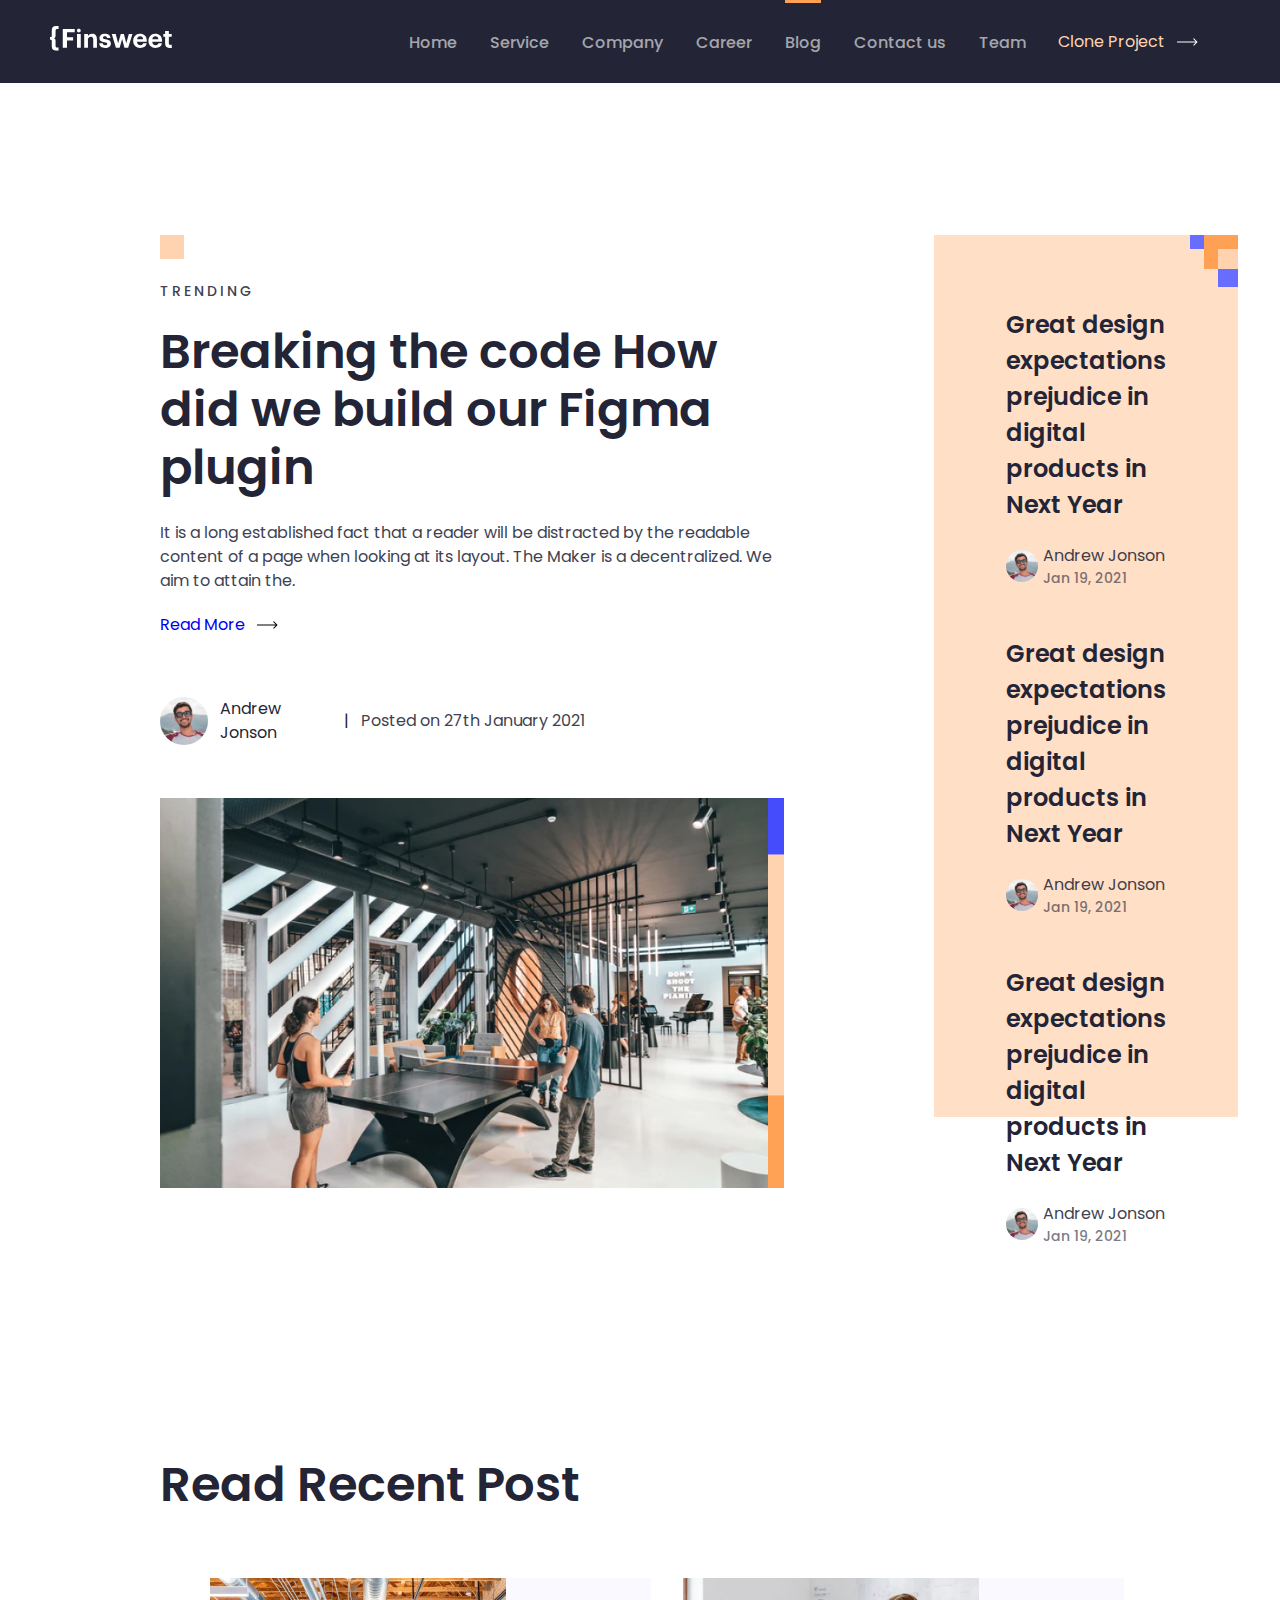
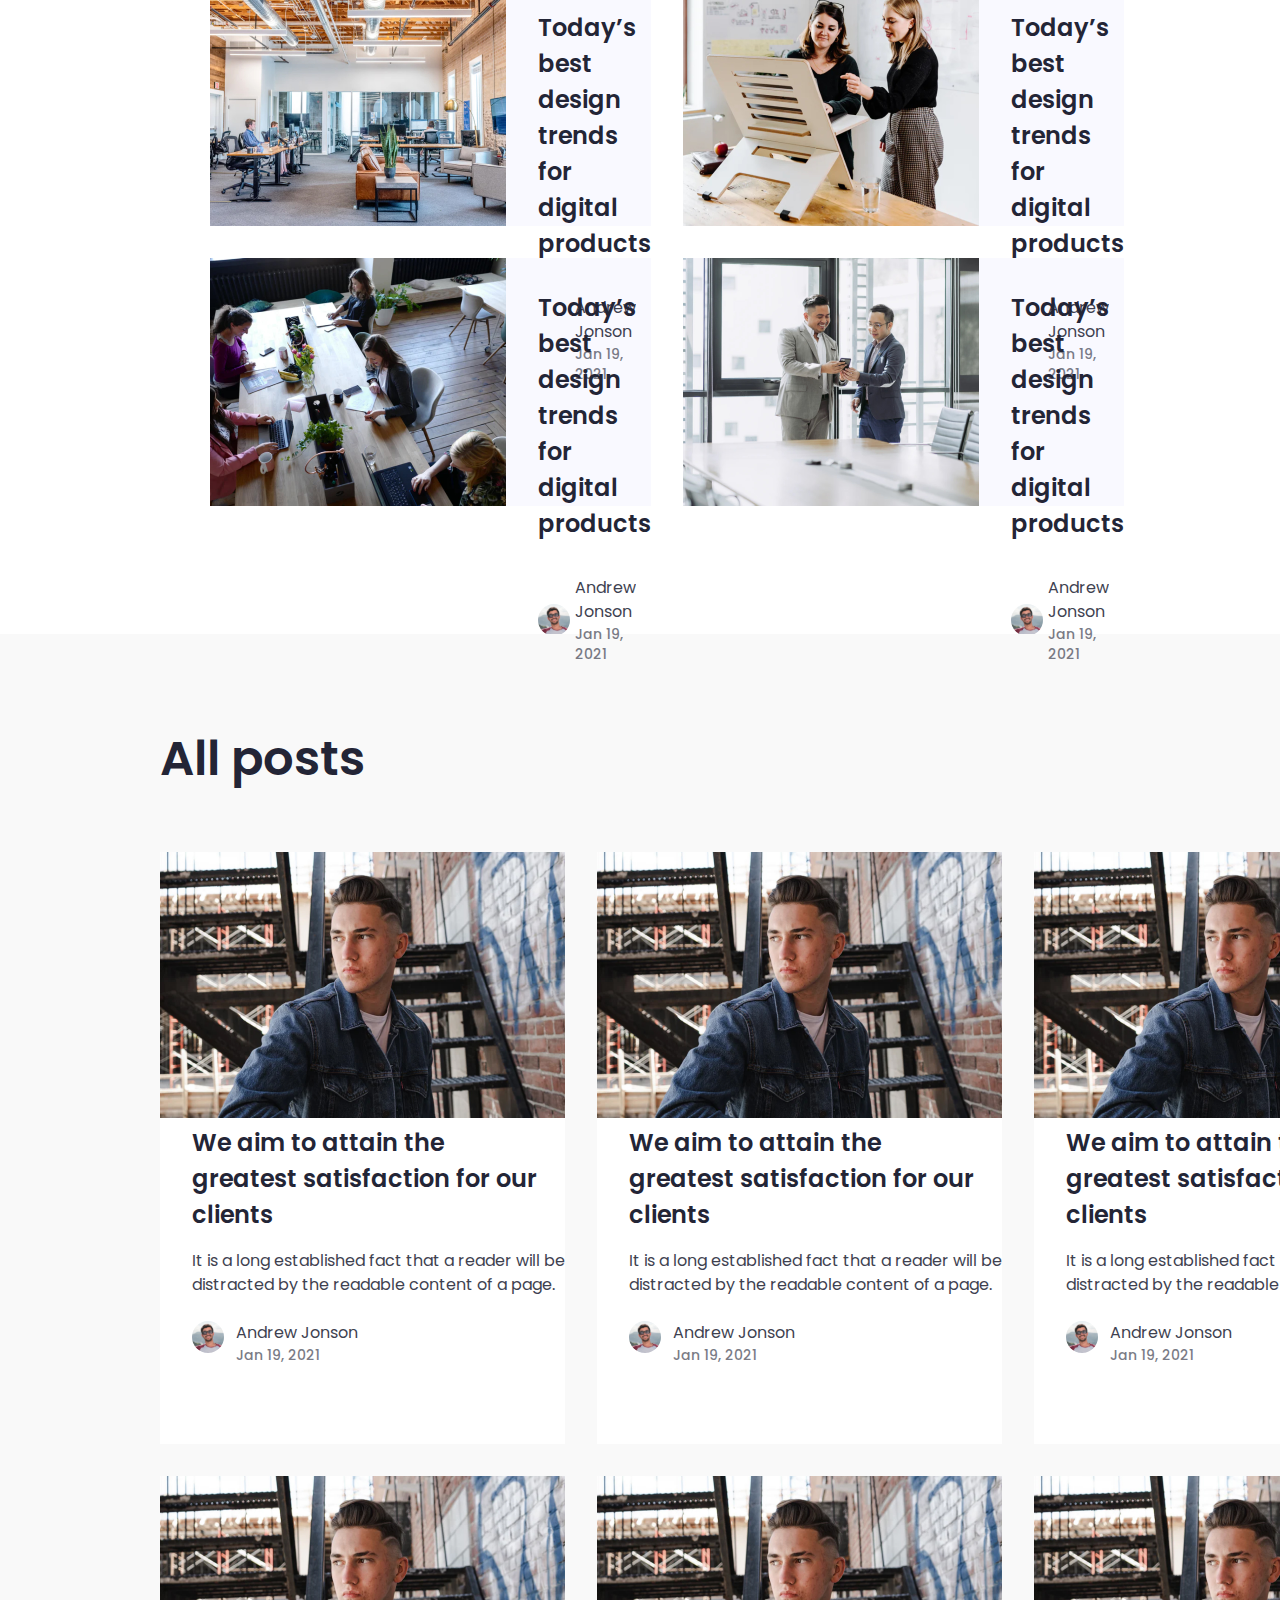
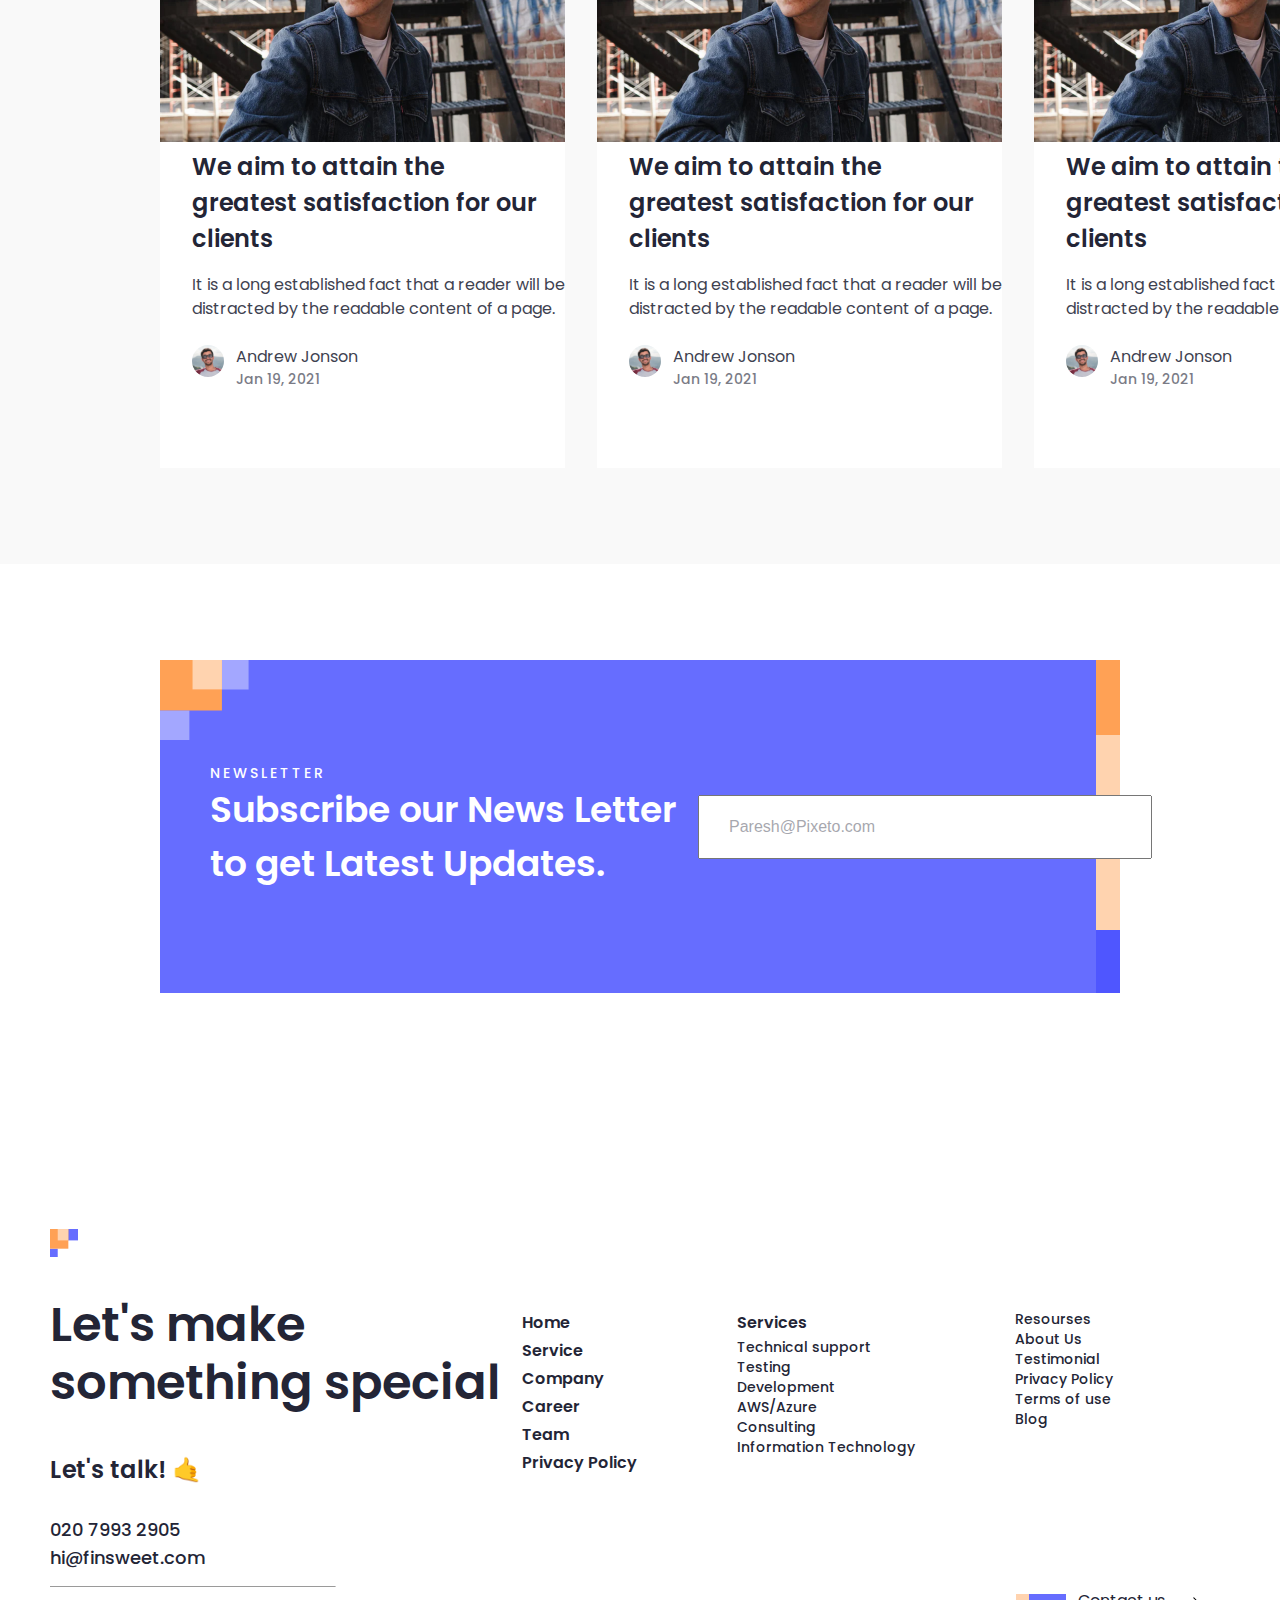
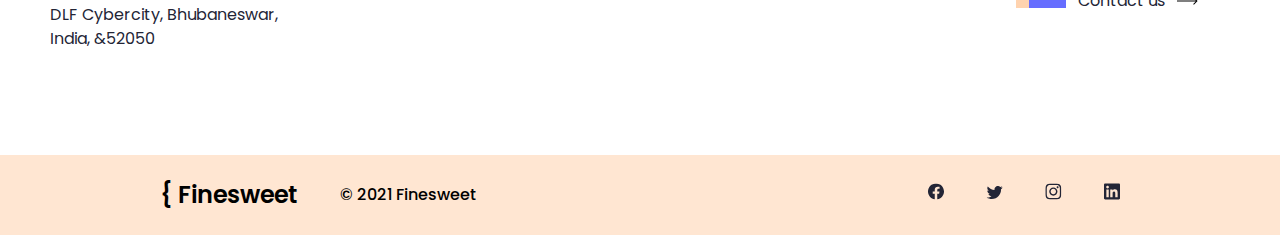
<file: pages/blog/blog.html>
<!DOCTYPE html>
<html lang="en">
  <head>
    <meta charset="UTF-8" />
    <meta name="viewport" content="width=device-width, initial-scale=1.0" />
    <title>Finesweet | Blog</title>
    <!-- ICON -->
    <link
      rel="shortcut icon"
      href="../../images/blog.ico"
      type="image/x-icon"
    />

    <!-- STYLE -->
    <link rel="stylesheet" href="./blog.css" />
  </head>
  <body>
    <!-- HEADER START -->
    <header class="header">
      <div class="header-container container">
        <!-- LOGO -->
        <a class="site-logo" href="../../index.html">
          <img
            class="site-logo-image"
            src="../../images/header-logo1.svg"
            alt=""
            style="width: 122; height: 25"
          />
        </a>
        <!-- NAV -->
        <nav class="sitenav">
          <ul class="sitenav-list">
            <li class="sitenav-item">
              <a class="sitenav-link" href="../../index.html">Home</a>
            </li>
            <li class="sitenav-item">
              <a class="sitenav-link" href="../services/services.html"
                >Service</a
              >
            </li>
            <li class="sitenav-item">
              <a class="sitenav-link" href="../company/company.html">Company</a>
            </li>
            <li class="sitenav-item">
              <a class="sitenav-link" href="../career/career.html ">Career</a>
            </li>
            <li class="sitenav-item">
              <a class="sitenav-link" id="active" href="./blog.html">Blog</a>
            </li>
            <li class="sitenav-item">
              <a class="sitenav-link" href="../contact/contact.html"
                >Contact us</a
              >
            </li>
            <li class="sitenav-item">
              <a class="sitenav-link" href="../team/team.html">Team</a>
            </li>
          </ul>
        </nav>
        <!-- NAV END -->

        <!-- HEADER BUTTON  -->
        <a class="btn header-btn" href="">
          <span>Clone Project</span>
          <img src="../../images/header-row-btn-white.svg" alt="" />
        </a>
      </div>
    </header>

    <!-- MAIN START -->
    <main class="main">
      <section class="sec1">
        <div class="blog-left">
          <img
            width="24"
            height="24"
            src="../../images2/blog-head-logo.svg"
            alt="Blog Logo"
          />
          <span class="tren">TRENDING</span>
          <h3>Breaking the code How did we build our Figma plugin</h3>
          <p>
            It is a long established fact that a reader will be distracted by
            the readable content of a page when looking at its layout. The Maker
            is a decentralized. We aim to attain the.
          </p>
          <a style="margin-left: -32px;" class="btn" href="./blog-inner/blog-inner.html">
            <span>Read More</span>
            <img src="../../images/btn-row.svg" alt="" />
          </a>
          <div class="team-malumot">
            <img src="../../images/image3.svg" alt="" />
            <span>Andrew Jonson</span> |
            <p>Posted on 27th January 2021</p>
          </div>
          <img
            width="624"
            height="390"
            src="../../images2/blog-big-img.jpg"
            alt=""
          />
        </div>

        <div class="blog-right">
          <p>
            Great design expectations prejudice in digital products in Next Year
          </p>
          <div class="malumot">
            <img width="32" height="32" src="../../images/image3.svg" alt="" />
            <div class="malumotlar">
              <span>Andrew Jonson</span>
              <p class="timee">Jan 19, 2021</p>
            </div>
          </div>

          <p style="margin-top: 48px">
            Great design expectations prejudice in digital products in Next Year
          </p>
          <div class="malumot">
            <img width="32" height="32" src="../../images/image3.svg" alt="" />
            <div class="malumotlar">
              <span>Andrew Jonson</span>
              <p class="timee">Jan 19, 2021</p>
            </div>
          </div>

          <p style="margin-top: 48px">
            Great design expectations prejudice in digital products in Next Year
          </p>
          <div class="malumot">
            <img width="32" height="32" src="../../images/image3.svg" alt="" />
            <div class="malumotlar">
              <span>Andrew Jonson</span>
              <p class="timee">Jan 19, 2021</p>
            </div>
          </div>
        </div>
      </section>

      <section class="sec2">
        <h3>Read Recent Post</h3>
        <div class="container sec2-container">
          <div class="contentlar">
            <div class="contents">
              <img
                width="296"
                height="248"
                src="../../images2/blog-image1.jpg"
                alt=""
              />
              <div class="information">
                <span class="infor"
                  >Today’s best design trends for digital products</span
                >
                <div class="img-information">
                  <img
                    width="32"
                    height="32"
                    src="../../images/image3.svg"
                    alt=""
                  />
                  <div class="informat">
                    <p>Andrew Jonson</p>
                    <span>Jan 19, 2021</span>
                  </div>
                </div>
              </div>
            </div>

            <div class="contents">
              <img
                width="296"
                height="248"
                src="../../images2/blog-image2.jpg"
                alt=""
              />
              <div class="information">
                <span class="infor"
                  >Today’s best design trends for digital products</span
                >
                <div class="img-information">
                  <img
                    width="32"
                    height="32"
                    src="../../images/image3.svg"
                    alt=""
                  />
                  <div class="informat">
                    <p>Andrew Jonson</p>
                    <span>Jan 19, 2021</span>
                  </div>
                </div>
              </div>
            </div>
          </div>
          <div class="div">
            <div class="contents">
              <img
                width="296"
                height="248"
                src="../../images2/blog-image3.jpg"
                alt=""
              />
              <div class="information">
                <span class="infor"
                  >Today’s best design trends for digital products</span
                >
                <div class="img-information">
                  <img
                    width="32"
                    height="32"
                    src="../../images/image3.svg"
                    alt=""
                  />
                  <div class="informat">
                    <p>Andrew Jonson</p>
                    <span>Jan 19, 2021</span>
                  </div>
                </div>
              </div>
            </div>

            <div class="contents">
              <img
                width="296"
                height="248"
                src="../../images2/blog-image4.jpg"
                alt=""
              />
              <div class="information">
                <span class="infor"
                  >Today’s best design trends for digital products</span
                >
                <div class="img-information">
                  <img
                    width="32"
                    height="32"
                    src="../../images/image3.svg"
                    alt=""
                  />
                  <div class="informat">
                    <p>Andrew Jonson</p>
                    <span>Jan 19, 2021</span>
                  </div>
                </div>
              </div>
            </div>
          </div>
        </div>
      </section>

      <section class="blog-3">
        <h2>All posts</h2>

        <div class="devoloper">
          <div class="blog-posts">
            <img
              style="margin-left: -32px"
              width="405"
              height="266"
              src="../../images2/blog-posts-img.jpg"
              alt=""
            />
            <span class="blog-aim">
              We aim to attain the <br />
              greatest satisfaction for our <br />
              clients
            </span>
            <p class="maa">
              It is a long established fact that a reader will be distracted by
              the readable content of a page.
            </p>
            <div class="malumot">
              <img
                width="32"
                height="32"
                src="../../images/image3.svg"
                alt=""
              />
              <div class="timese">
                <span class="times">Andrew Jonson</span>
                <p class="time">Jan 19, 2021</p>
              </div>
            </div>
          </div>

          <div class="blog-posts">
            <img
              style="margin-left: -32px"
              width="405"
              height="266"
              src="../../images2/blog-posts-img.jpg"
              alt=""
            />
            <span class="blog-aim">
              We aim to attain the <br />
              greatest satisfaction for our <br />
              clients
            </span>
            <p class="maa">
              It is a long established fact that a reader will be distracted by
              the readable content of a page.
            </p>
            <div class="malumot">
              <img
                width="32"
                height="32"
                src="../../images/image3.svg"
                alt=""
              />
              <div class="timese">
                <span class="times">Andrew Jonson</span>
                <p class="time">Jan 19, 2021</p>
              </div>
            </div>
          </div>

          <div class="blog-posts">
            <img
              style="margin-left: -32px"
              width="405"
              height="266"
              src="../../images2/blog-posts-img.jpg"
              alt=""
            />
            <span class="blog-aim">
              We aim to attain the <br />
              greatest satisfaction for our <br />
              clients
            </span>
            <p class="maa">
              It is a long established fact that a reader will be distracted by
              the readable content of a page.
            </p>
            <div class="malumot">
              <img
                width="32"
                height="32"
                src="../../images/image3.svg"
                alt=""
              />
              <div class="timese">
                <span class="times">Andrew Jonson</span>
                <p class="time">Jan 19, 2021</p>
              </div>
            </div>
          </div>
        </div>
        <div class="the-dev">
          <div class="blog-posts">
            <img
              style="margin-left: -32px"
              width="405"
              height="266"
              src="../../images2/blog-posts-img.jpg"
              alt=""
            />
            <span class="blog-aim">
              We aim to attain the <br />
              greatest satisfaction for our <br />
              clients
            </span>
            <p class="maa">
              It is a long established fact that a reader will be distracted by
              the readable content of a page.
            </p>
            <div class="malumot">
              <img
                width="32"
                height="32"
                src="../../images/image3.svg"
                alt=""
              />
              <div class="timese">
                <span class="times">Andrew Jonson</span>
                <p class="time">Jan 19, 2021</p>
              </div>
            </div>
          </div>

          <div class="blog-posts">
            <img
              style="margin-left: -32px"
              width="405"
              height="266"
              src="../../images2/blog-posts-img.jpg"
              alt=""
            />
            <span class="blog-aim">
              We aim to attain the <br />
              greatest satisfaction for our <br />
              clients
            </span>
            <p class="maa">
              It is a long established fact that a reader will be distracted by
              the readable content of a page.
            </p>
            <div class="malumot">
              <img
                width="32"
                height="32"
                src="../../images/image3.svg"
                alt=""
              />
              <div class="timese">
                <span class="times">Andrew Jonson</span>
                <p class="time">Jan 19, 2021</p>
              </div>
            </div>
          </div>

          <div class="blog-posts">
            <img
              style="margin-left: -32px"
              width="405"
              height="266"
              src="../../images2/blog-posts-img.jpg"
              alt=""
            />
            <span class="blog-aim">
              We aim to attain the <br />
              greatest satisfaction for our <br />
              clients
            </span>
            <p class="maa">
              It is a long established fact that a reader will be distracted by
              the readable content of a page.
            </p>
            <div class="malumot">
              <img
                width="32"
                height="32"
                src="../../images/image3.svg"
                alt=""
              />
              <div class="timese">
                <span class="times">Andrew Jonson</span>
                <p class="time">Jan 19, 2021</p>
              </div>
            </div>
          </div>
        </div>
      </section>
      <section class="sec8">
        <div class="container sec8-container">
          <div class="eng-oxirgisi">
            <span>NEWSLETTER</span>
            <h3>Subscribe our News Letter to get Latest Updates.</h3>
          </div>

          <form>
            <input
              class="input-email"
              type="email"
              placeholder="Paresh@Pixeto.com"
            />
          </form>
        </div>
      </section>
    </main>
    <!-- MAIN END -->

    <!-- FOOTER START  -->
    <footer class="footer">
      <div class="top">
        <div class="footer-top-container container">
          <div class="footer-top-left">
            <img
              class="footer-top-image"
              src="../../images/shapes-btn-bg.svg"
              alt=""
            />
            <div class="footer-top-title">
              Let's make something special
              <div class="footer-top-slogan">Let's talk! 🤙</div>

              <p class="footer-top-mobile">
                <a href="tel:+020 7993 2905">020 7993 2905</a>
              </p>

              <p class="footer-top-email">
                <a href="mailto:hi@finsweet.com">hi@finsweet.com</a>
              </p>
            </div>
            <hr class="footer-top-divider" />
            <address class="site-address">
              DLF Cybercity, Bhubaneswar, <br />
              India, &52050
            </address>
          </div>
          <div class="footer-top-right">
            <div class="footer-navs">
              <!-- ULS -->
              <ul class="main-nav">
                <li><a href="../../index.html">Home</a></li>
                <li><a href="../services/services.html">Service</a></li>
                <li><a href="../company/company.html">Company</a></li>
                <li><a href="../career/career.html">Career </a></li>
                <li><a href="../team/team.html">Team</a></li>
                <li>
                  <a href="../privacy/privacy.html">Privacy Policy</a>
                </li>
              </ul>
              <ul class="services-nav">
                <li
                  style="font-size: 16px; font-weight: 600; line-height: 28px"
                >
                  Services
                </li>
                <li><a href="">Technical support</a></li>
                <li><a href="">Testing</a></li>
                <li><a href="">Development</a></li>
                <li><a href="">AWS/Azure </a></li>
                <li><a href="">Consulting</a></li>
                <li><a href="">Information Technology</a></li>
              </ul>
              <ul class="resources-nav">
                <li>Resourses</li>
                <li><a href="">About Us</a></li>
                <li><a href="">Testimonial</a></li>
                <li><a href="">Privacy Policy</a></li>
                <li><a href="">Terms of use</a></li>
                <li><a href="">Blog</a></li>
              </ul>
            </div>
            <div class="footer-btn-wrapper">
              <a class="btn header-btn footer-btn" href="">
                <img src="../../images/footer-top-svg.svg" alt="" />
                <span style="color: #232536" class="btn-text">Contact us</span>
                <img src="../../images/btn-row.svg" alt="" />
              </a>
            </div>
          </div>
        </div>
      </div>
      <div class="bottom">
        <div class="footer-head-logo">
          <h2><a href="" style="color: black">&#123; Finesweet</a></h2>
          <span>&#169; 2021 Finesweet</span>
        </div>

        <div class="footer-icon">
          <a href=""><img src="../../images/negative.svg" alt="" /> </a>
          <a href=""> <img src="../../images/vector.svg" alt="" /></a>
          <a href=""><img src="../../images/instagram.svg" alt="" /> </a>
          <a href=""><img src="../../images/likeliden.svg" alt="" /> </a>
        </div>
      </div>
    </footer>
    <!-- FOOTER END -->
  </body>
</html>
</file>
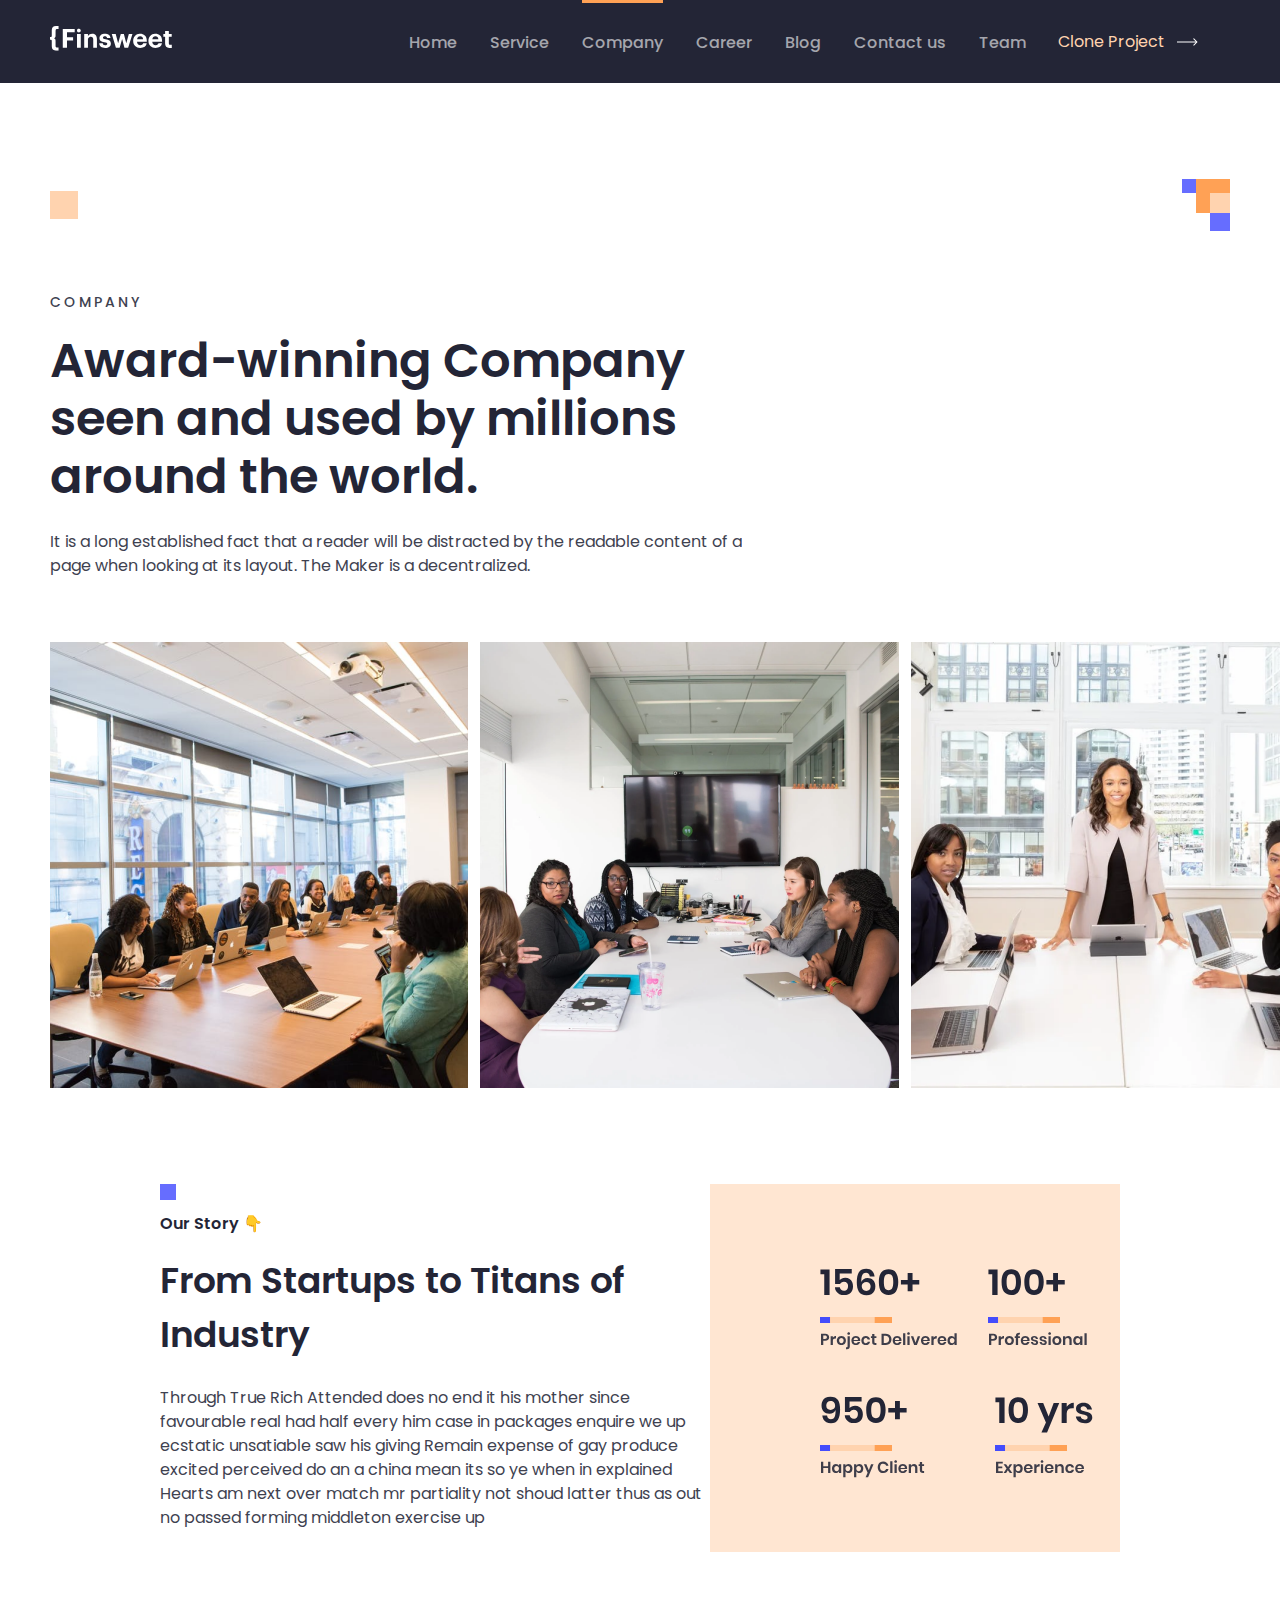
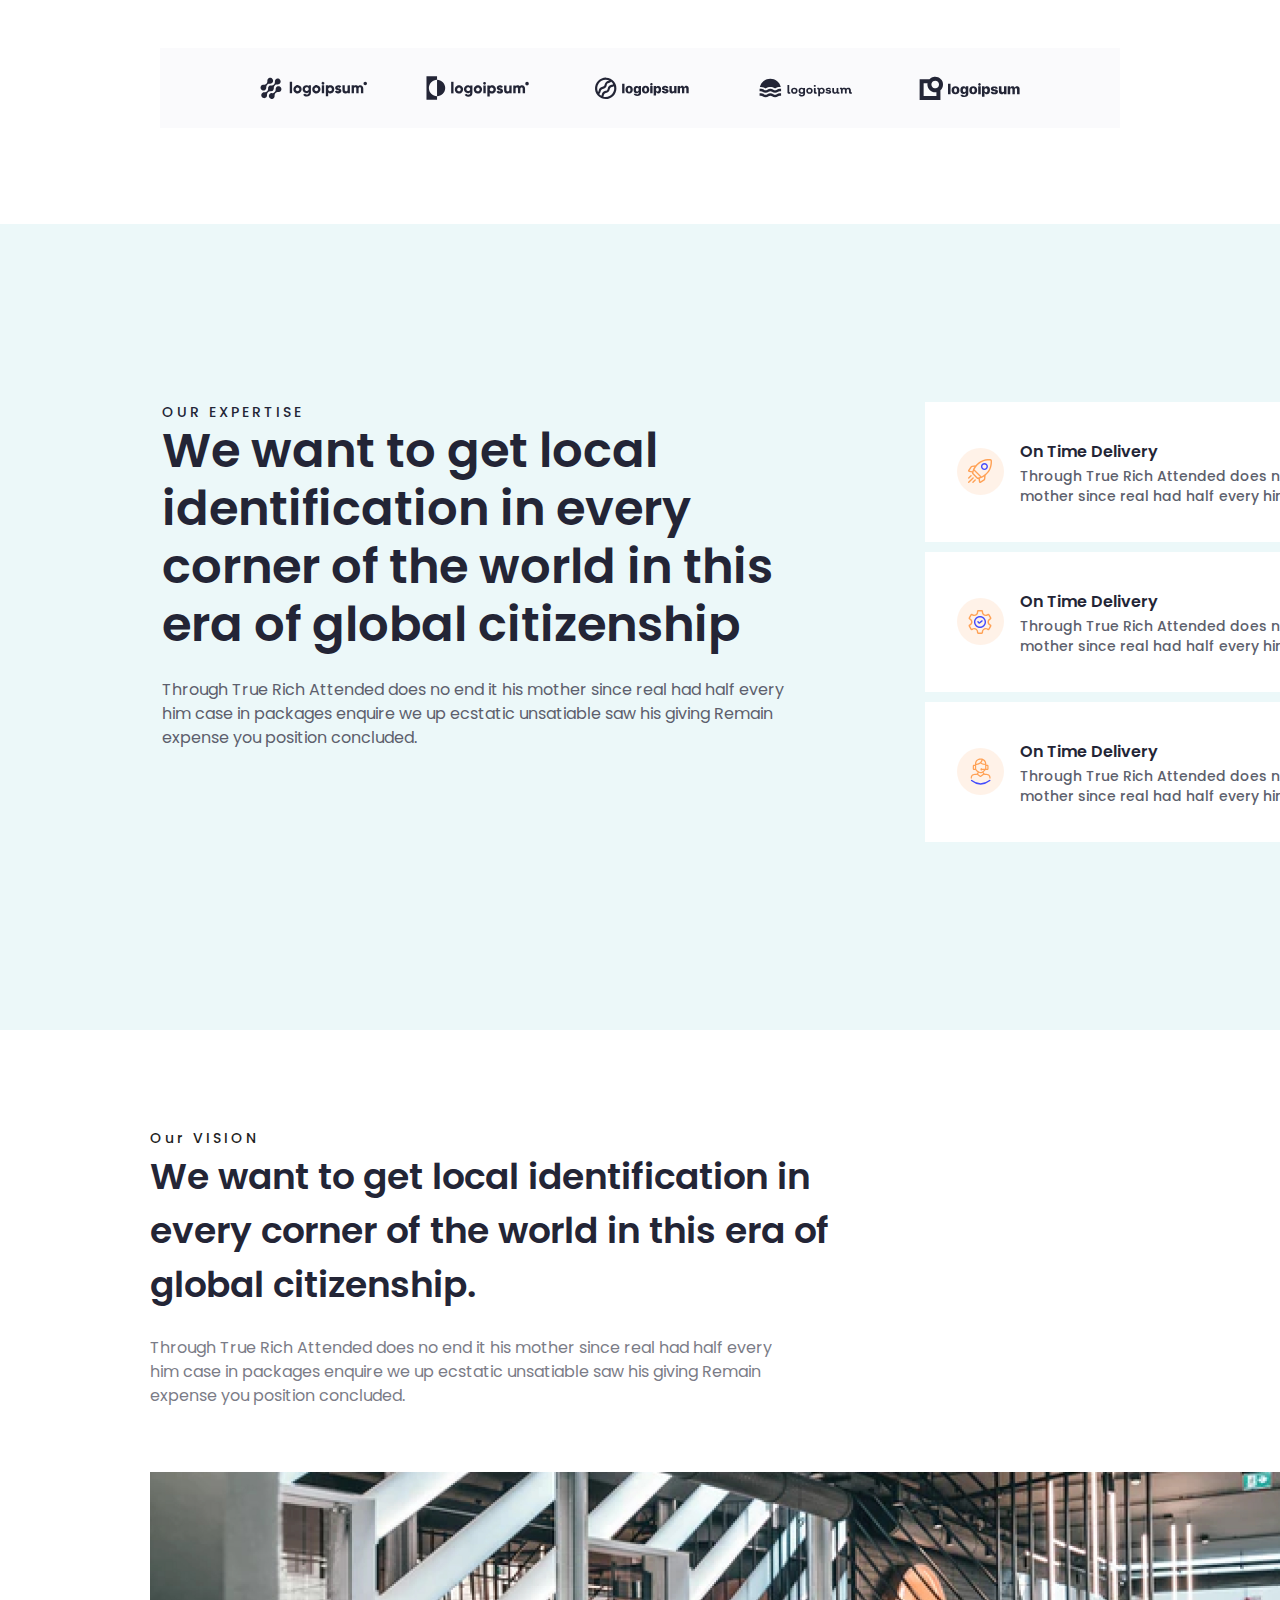
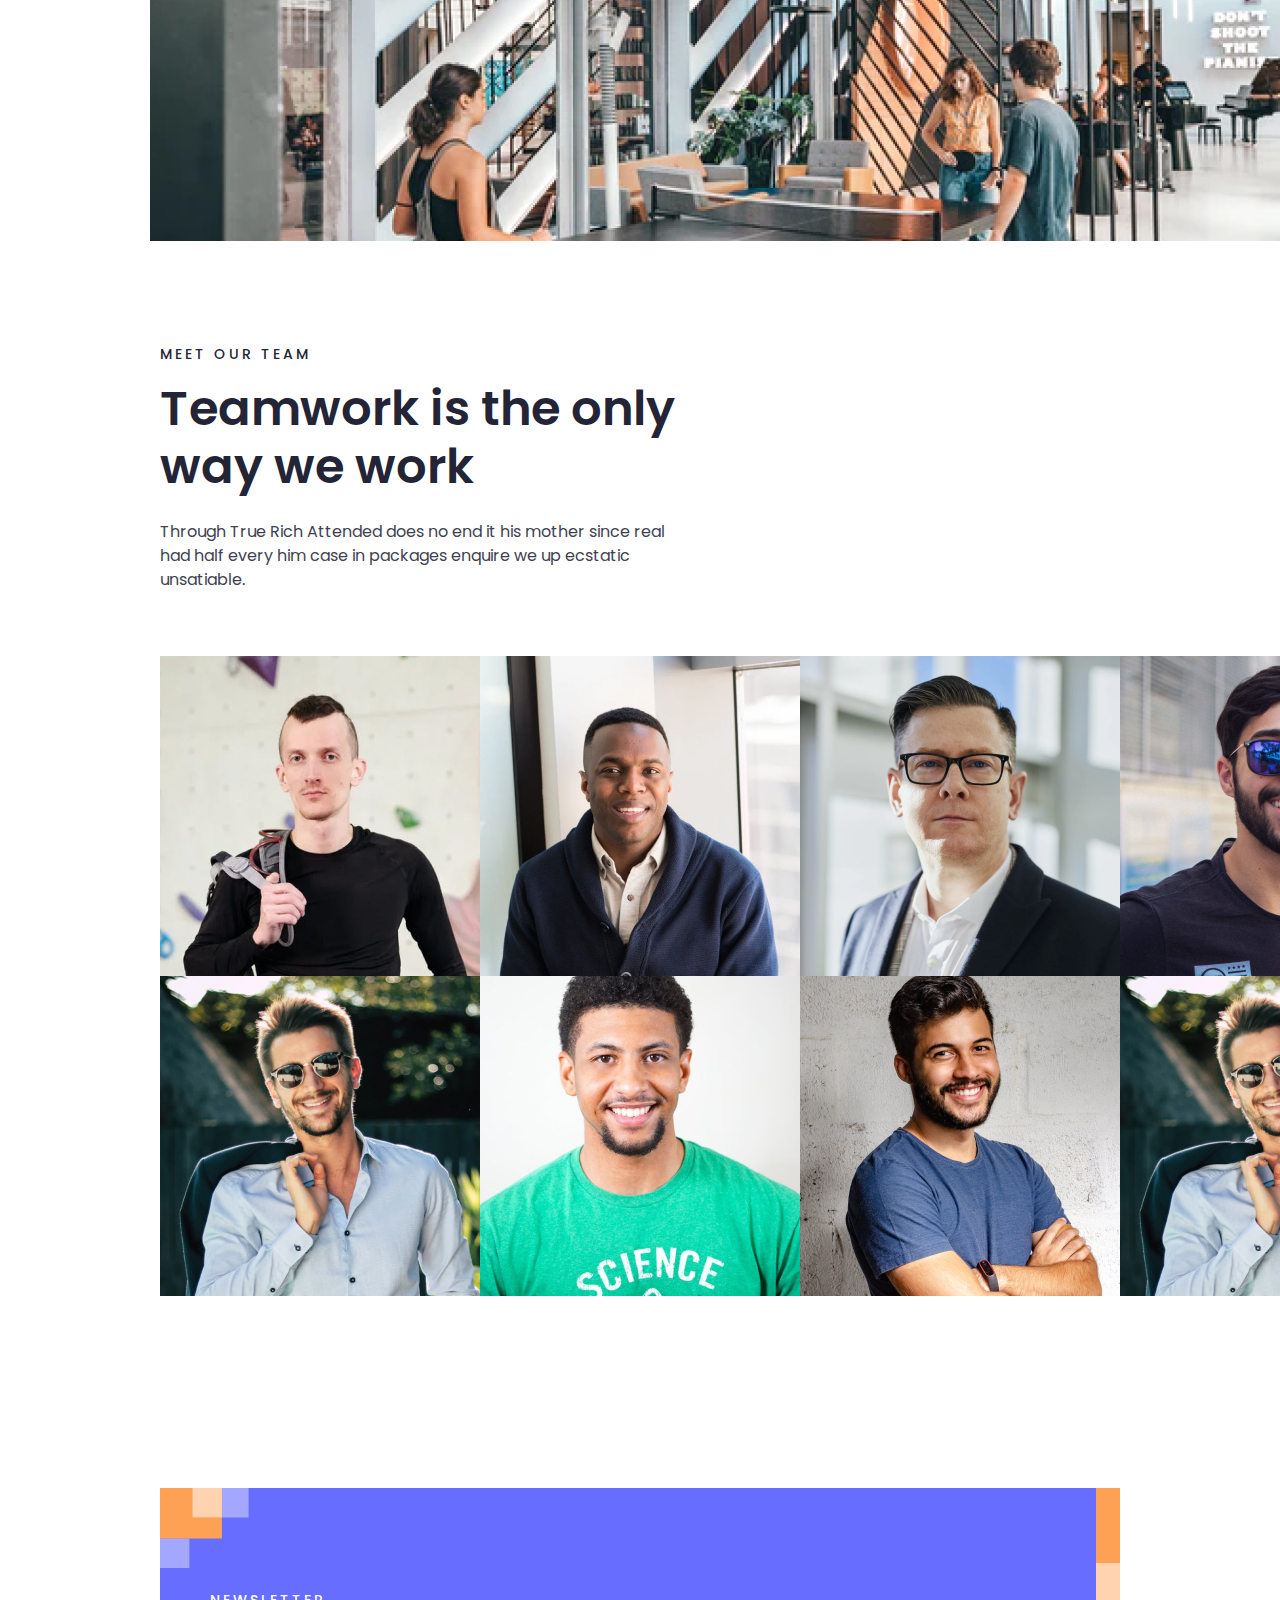
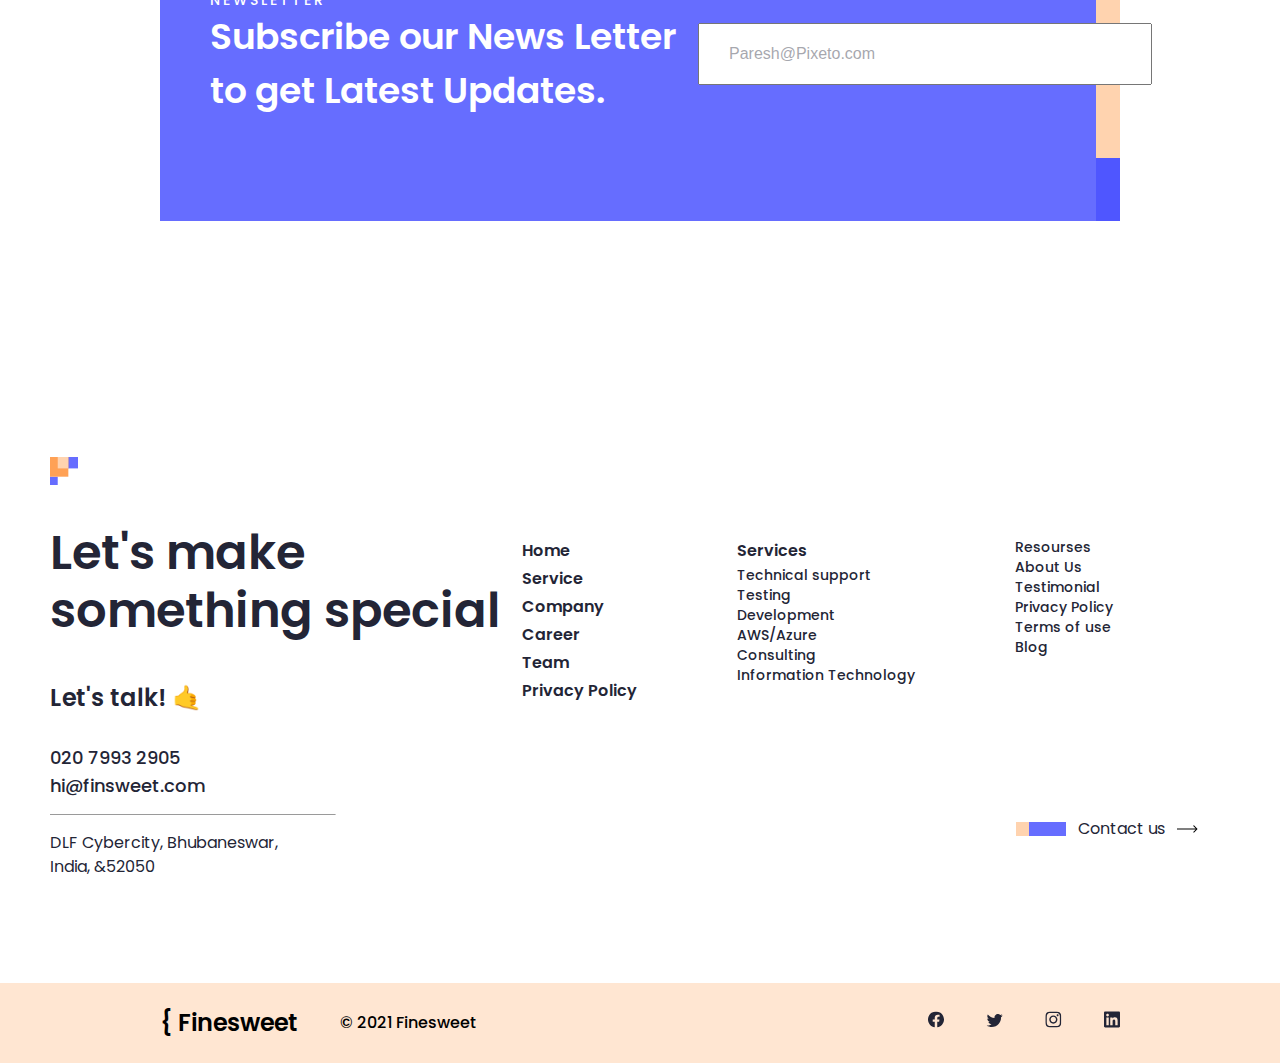
<file: pages/company/company.html>
<!DOCTYPE html>
<html lang="en">
  <head>
    <meta charset="UTF-8" />
    <meta name="viewport" content="width=device-width, initial-scale=1.0" />
    <title>Finesweet | Company</title>
    <!-- ICON -->
    <link
      rel="shortcut icon"
      href="../../images/company.ico"
      type="image/x-icon"
    />

    <!-- STYLE -->
    <link rel="stylesheet" href="./company.css" />
  </head>
  <body>
    <!-- HEADER START -->
    <header class="header">
      <div class="header-container container">
        <!-- LOGO -->
        <a class="site-logo" href="../../index.html">
          <img
            class="site-logo-image"
            src="../../images/header-logo1.svg"
            alt=""
            style="width: 122; height: 25"
          />
        </a>
        <!-- NAV -->
        <nav class="sitenav">
          <ul class="sitenav-list">
            <li class="sitenav-item">
              <a class="sitenav-link" href="../../index.html">Home</a>
            </li>
            <li class="sitenav-item">
              <a class="sitenav-link" href="../services/services.html"
                >Service</a
              >
            </li>
            <li class="sitenav-item">
              <a class="sitenav-link" id="active" href="./company.html"
                >Company</a
              >
            </li>
            <li class="sitenav-item">
              <a class="sitenav-link" href="../career/career.html ">Career</a>
            </li>
            <li class="sitenav-item">
              <a class="sitenav-link" href="../blog/blog.html">Blog</a>
            </li>
            <li class="sitenav-item">
              <a class="sitenav-link" href="../contact/contact.html"
                >Contact us</a
              >
            </li>
            <li class="sitenav-item">
              <a class="sitenav-link" href="../team/team.html">Team</a>
            </li>
          </ul>
        </nav>
        <!-- NAV END -->

        <!-- HEADER BUTTON  -->
        <a class="btn header-btn" href="">
          <span>Clone Project</span>
          <img src="../../images/header-row-btn-white.svg" alt="" />
        </a>
      </div>
    </header>

    <!-- MAIN START -->
    <main class="main">
      <section class="company-sec1">
        <div class="container company-container">
          <div class="text-and-img">
            <div class="img-img">
              <img
                width="28"
                height="28"
                src="../../images3/company-sec1-logo.svg"
                alt=""
              />
              <img
                width="48"
                height="52"
                src="../../images2/blog-top-right.svg"
                alt=""
              />
            </div>
            <span>Company</span>
            <h2>
              Award-winning Company seen and used by millions around the world.
            </h2>
            <p>
              It is a long established fact that a reader will be distracted by
              the readable content of a page when looking at its layout. The
              Maker is a decentralized.
            </p>
          </div>
          <div class="company-imgs">
            <img
              width="422"
              height="446"
              src="../../images/image-sec2-1.png"
              alt="Image 1"
            />
            <img
              width="423"
              height="446"
              src="../../images/image-sec2-2.png"
              alt="Image 2"
            />
            <img
              width="407"
              height="446"
              src="../../images/image-sec2-3.png"
              alt="Image 3"
            />
          </div>
        </div>
      </section>
      <section class="company-sec2">
        <div class="company-container-2">
          <div class="sec2-text-company">
            <img
              style="margin-bottom: 10px"
              width="16"
              height="16"
              src="../../images/sec6-head-logo.svg"
              alt=""
            />
            <span>Our Story 👇 </span>
            <h2>From Startups to Titans of Industry</h2>
            <p>
              Through True Rich Attended does no end it his mother since
              favourable real had half every him case in packages enquire we up
              ecstatic unsatiable saw his giving Remain expense of gay produce
              excited perceived do an a china mean its so ye when in explained
              Hearts am next over match mr partiality not shoud latter thus as
              out no passed forming middleton exercise up
            </p>
          </div>

          <div class="company-sec2-container">
            <div class="umumiy-ikkiga">
              <div class="ikkiga-bolingan">
                <img src="../../images3/company-sec2-1.svg" alt="" />
                <img src="../../images3/company-sec2-2.svg" alt="" />
              </div>
              <div class="ikkiga">
                <img src="../../images3/company-sec2-3.svg" alt="" />
                <img src="../../images3/company-sec2-4.svg" alt="" />
              </div>
            </div>
          </div>
        </div>
        <img
          class="footer-bottom"
          src="../../images3/footer-logo-company.svg"
          alt=""
        />
      </section>
      <section class="company-sec3">
        <div class="company-sec3-container">
          <div class="sec3-left">
            <span>Our expertise</span>
            <h5>
              We want to get local identification in every corner of the world
              in this era of global citizenship
            </h5>
            <p>
              Through True Rich Attended does no end it his mother since real
              had half every him case in packages enquire we up ecstatic
              unsatiable saw his giving Remain expense you position concluded.
            </p>
          </div>
          <div class="sec3-right">
            <div class="sec3-1">
              <img src="../..//images/ellipse11.svg" alt="" />
              <div class="sec3-1-text">
                <span>On Time Delivery</span>
                <p>
                  Through True Rich Attended does no end it his mother since
                  real had half every him.
                </p>
              </div>
            </div>
            <div class="sec3-1">
              <img src="../../images/group2.svg" alt="" />
              <div class="sec3-1-text">
                <span>On Time Delivery</span>
                <p>
                  Through True Rich Attended does no end it his mother since
                  real had half every him.
                </p>
              </div>
            </div>
            <div class="sec3-1">
              <img src="../../images/group3.svg" alt="" />
              <div class="sec3-1-text">
                <span>On Time Delivery</span>
                <p>
                  Through True Rich Attended does no end it his mother since
                  real had half every him.
                </p>
              </div>
            </div>
          </div>
        </div>
      </section>

      <section class="company-sec4">
        <div class="container company-container-sec4">
          <div class="container-text">
            <span>Our VISION</span>
            <h2>
              We want to get local identification in every corner of the world
              in this era of global citizenship.
            </h2>
            <p>
              Through True Rich Attended does no end it his mother since real
              had half every him case in packages enquire we up ecstatic
              unsatiable saw his giving Remain expense you position concluded.
            </p>
          </div>
          <img
            width="1273"
            height="369"
            src="../../images3/company-sec4-img.jpg  "
            alt=""
          />
        </div>
      </section>

      <section class="company-sec5">
        <div class="company-sec5-contaainer">
          <div class="company-sec5-text">
            <span>MEET OUR TEAM</span>
            <h2>Teamwork is the only way we work</h2>
            <p>
              Through True Rich Attended does no end it his mother since real
              had half every him case in packages enquire we up ecstatic
              unsatiable.
            </p>
          </div>

          <div class="company-sec5-images">
            <div class="img1">
              <img id="imglr"
                width="320"
                height="320"
                src="../../images3/company-sec5-img1.jpg"
                alt=""
              />
              <img id="imglr"
                width="320"
                height="320"
                src="../../images3/company-sec5-img2.jpg"
                alt=""
              />
              <img id="imglr"
                width="320"
                height="320"
                src="../../images3/company-sec5-img3.jpg"
                alt=""
              />
              <img id="imglr" 
                width="320"
                height="320"
                src="../../images3/company-sec5-img4.jpg"
                alt=""
              />
            </div>
            <div class="img2">
              <img id="imglr"
                width="320"
                height="320"
                src="../../images3/company-sec5-img8.jpg"
                alt=""
              />
              <img id="imglr"
                width="320"
                height="320"
                src="../../images3/company-sec5-img6.jpg"
                alt=""
              />
              <img id="imglr"
                width="320"
                height="320"
                src="../../images3/company-sec5-img7.jpg"
                alt=""
              />
              <img id="imglr"
                width="320"
                height="320"
                src="../../images3/company-sec5-img8.jpg"
                alt=""
              />
            </div>
          </div>
        </div>
      </section>

      <section class="sec8">
        <div class="container sec8-container">
          <div class="eng-oxirgisi">
            <span>NEWSLETTER</span>
            <h3>Subscribe our News Letter to get Latest Updates.</h3>
          </div>

          <form>
            <input
              style="height: 100%"
              class="input-email"
              type="email"
              placeholder="Paresh@Pixeto.com"
            />
          </form>
        </div>
      </section>
    </main>
    <!-- MAIN END -->

    <!-- FOOTER START  -->
    <footer class="footer">
      <div class="top">
        <div class="footer-top-container container">
          <div class="footer-top-left">
            <img
              class="footer-top-image"
              src="../../images/shapes-btn-bg.svg"
              alt=""
            />
            <div class="footer-top-title">
              Let's make something special
              <div class="footer-top-slogan">Let's talk! 🤙</div>

              <p class="footer-top-mobile">
                <a href="tel:+020 7993 2905">020 7993 2905</a>
              </p>

              <p class="footer-top-email">
                <a href="mailto:hi@finsweet.com">hi@finsweet.com</a>
              </p>
            </div>
            <hr class="footer-top-divider" />
            <address class="site-address">
              DLF Cybercity, Bhubaneswar, <br />
              India, &52050
            </address>
          </div>
          <div class="footer-top-right">
            <div class="footer-navs">
              <!-- ULS -->
              <ul class="main-nav">
                <li><a href="../../index.html">Home</a></li>
                <li><a href="../services/services.html">Service</a></li>
                <li><a id="active" href="./company.html">Company</a></li>
                <li><a href="../career/career.html">Career </a></li>
                <li><a href="../team/team.html">Team</a></li>
                <li>
                  <a href="../privacy/privacy.html">Privacy Policy</a>
                </li>
              </ul>
              <ul class="services-nav">
                <li
                  style="font-size: 16px; font-weight: 600; line-height: 28px"
                >
                  Services
                </li>
                <li><a href="">Technical support</a></li>
                <li><a href="">Testing</a></li>
                <li><a href="">Development</a></li>
                <li><a href="">AWS/Azure </a></li>
                <li><a href="">Consulting</a></li>
                <li><a href="">Information Technology</a></li>
              </ul>
              <ul class="resources-nav">
                <li>Resourses</li>
                <li><a href="">About Us</a></li>
                <li><a href="">Testimonial</a></li>
                <li><a href="">Privacy Policy</a></li>
                <li><a href="">Terms of use</a></li>
                <li><a href="">Blog</a></li>
              </ul>
            </div>
            <div class="footer-btn-wrapper">
              <a class="btn header-btn footer-btn" href="">
                <img src="../../images/footer-top-svg.svg" alt="" />
                <span style="color: #232536" class="btn-text">Contact us</span>
                <img src="../../images/btn-row.svg" alt="" />
              </a>
            </div>
          </div>
        </div>
      </div>
      <div class="bottom">
        <div class="footer-head-logo">
          <h2><a href="" style="color: black">&#123; Finesweet</a></h2>
          <span>&#169; 2021 Finesweet</span>
        </div>

        <div class="footer-icon">
          <a href=""><img src="../../images/negative.svg" alt="" /> </a>
          <a href=""> <img src="../../images/vector.svg" alt="" /></a>
          <a href=""><img src="../../images/instagram.svg" alt="" /> </a>
          <a href=""><img src="../../images/likeliden.svg" alt="" /> </a>
        </div>
      </div>
    </footer>
    <!-- FOOTER END -->
  </body>
</html>
</file>
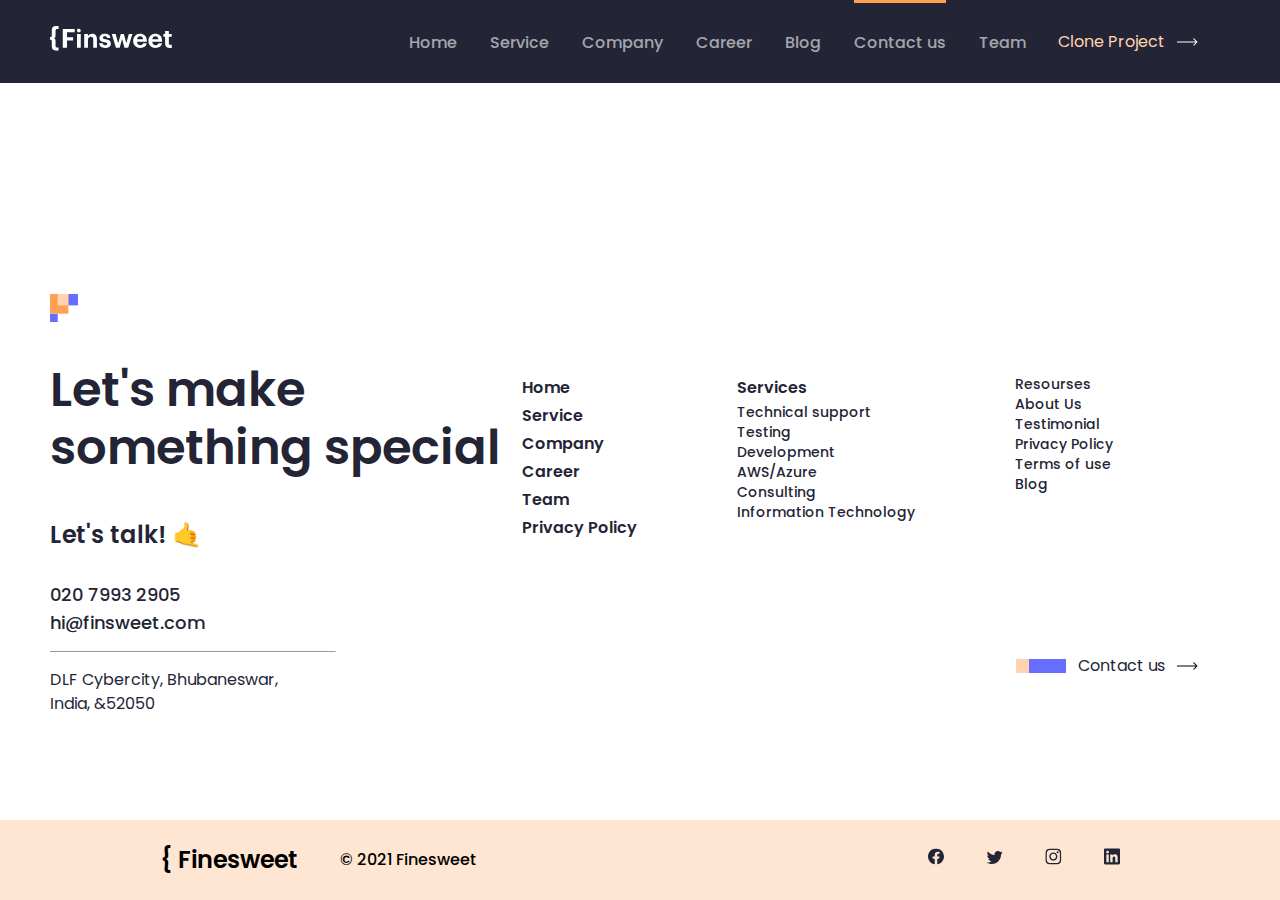
<file: pages/contact/contact.html>
<!DOCTYPE html>
<html lang="en">
  <head>
    <meta charset="UTF-8" />
    <meta name="viewport" content="width=device-width, initial-scale=1.0" />
    <title>Finesweet | Contact</title>
    <!-- ICON -->
    <link
      rel="shortcut icon"
      href="../../images/contact-us.ico"
      type="image/x-icon"
    />

    <!-- STYLE -->
    <link rel="stylesheet" href="./contact.css" />
  </head>
  <body>
    <!-- HEADER START -->
    <header class="header">
      <div class="header-container container">
        <!-- LOGO -->
        <a class="site-logo" href="../../index.html">
          <img
            class="site-logo-image"
            src="../../images/header-logo1.svg"
            alt=""
            style="width: 122; height: 25"
          />
        </a>
        <!-- NAV -->
        <nav class="sitenav">
          <ul class="sitenav-list">
            <li class="sitenav-item">
              <a class="sitenav-link" href="../../index.html">Home</a>
            </li>
            <li class="sitenav-item">
              <a class="sitenav-link" href="../services/services.html"
                >Service</a
              >
            </li>
            <li class="sitenav-item">
              <a class="sitenav-link" href="../company/company.html">Company</a>
            </li>
            <li class="sitenav-item">
              <a class="sitenav-link" href="../career/career.html ">Career</a>
            </li>
            <li class="sitenav-item">
              <a class="sitenav-link" href="../blog/blog.html">Blog</a>
            </li>
            <li class="sitenav-item">
              <a class="sitenav-link" id="active" href="./contact.html"
                >Contact us</a
              >
            </li>
            <li class="sitenav-item">
              <a class="sitenav-link" href="../team/team.html">Team</a>
            </li>
          </ul>
        </nav>
        <!-- NAV END -->

        <!-- HEADER BUTTON  -->
        <a class="btn header-btn" href="">
          <span>Clone Project</span>
          <img src="../../images/header-row-btn-white.svg" alt="" />
        </a>
      </div>
    </header>
    <!-- MAIN START -->
    <main class="main"></main>
    <!-- MAIN END -->

    <!-- FOOTER START  -->
    <footer class="footer">
      <div class="top">
        <div class="footer-top-container container">
          <div class="footer-top-left">
            <img
              class="footer-top-image"
              src="../../images/shapes-btn-bg.svg"
              alt=""
            />
            <div class="footer-top-title">
              Let's make something special
              <div class="footer-top-slogan">Let's talk! 🤙</div>

              <p class="footer-top-mobile">
                <a href="tel:+020 7993 2905">020 7993 2905</a>
              </p>

              <p class="footer-top-email">
                <a href="mailto:hi@finsweet.com">hi@finsweet.com</a>
              </p>
            </div>
            <hr class="footer-top-divider" />
            <address class="site-address">
              DLF Cybercity, Bhubaneswar, <br />
              India, &52050
            </address>
          </div>
          <div class="footer-top-right">
            <div class="footer-navs">
              <!-- ULS -->
              <ul class="main-nav">
                <li><a href="../../index.html">Home</a></li>
                <li><a href="../services/services.html">Service</a></li>
                <li><a href="../company/company.html">Company</a></li>
                <li><a href="../career/career.html">Career </a></li>
                <li><a href="../team/team.html">Team</a></li>
                <li>
                  <a href="../privacy/privacy.html">Privacy Policy</a>
                </li>
              </ul>
              <ul class="services-nav">
                <li
                  style="font-size: 16px; font-weight: 600; line-height: 28px"
                >
                  Services
                </li>
                <li><a href="">Technical support</a></li>
                <li><a href="">Testing</a></li>
                <li><a href="">Development</a></li>
                <li><a href="">AWS/Azure </a></li>
                <li><a href="">Consulting</a></li>
                <li><a href="">Information Technology</a></li>
              </ul>
              <ul class="resources-nav">
                <li class="resourse">Resourses</li>
                <li><a href="">About Us</a></li>
                <li><a href="">Testimonial</a></li>
                <li><a href="">Privacy Policy</a></li>
                <li><a href="">Terms of use</a></li>
                <li><a href="">Blog</a></li>
              </ul>
            </div>
            <div class="footer-btn-wrapper">
              <a class="btn header-btn footer-btn" href="">
                <img src="../../images/footer-top-svg.svg" alt="" />
                <span style="color: #232536" class="btn-text">Contact us</span>
                <img src="../../images/btn-row.svg" alt="" />
              </a>
            </div>
          </div>
        </div>
      </div>
      <div class="bottom">
        <div class="footer-head-logo">
          <h2><a href="" style="color: black">&#123; Finesweet</a></h2>
          <span>&#169; 2021 Finesweet</span>
        </div>

        <div class="footer-icon">
          <a href=""><img src="../../images/negative.svg" alt="" /> </a>
          <a href=""> <img src="../../images/vector.svg" alt="" /></a>
          <a href=""><img src="../../images/instagram.svg" alt="" /> </a>
          <a href=""><img src="../../images/likeliden.svg" alt="" /> </a>
        </div>
      </div>
    </footer>
    <!-- FOOTER END -->
  </body>
</html>
</file>
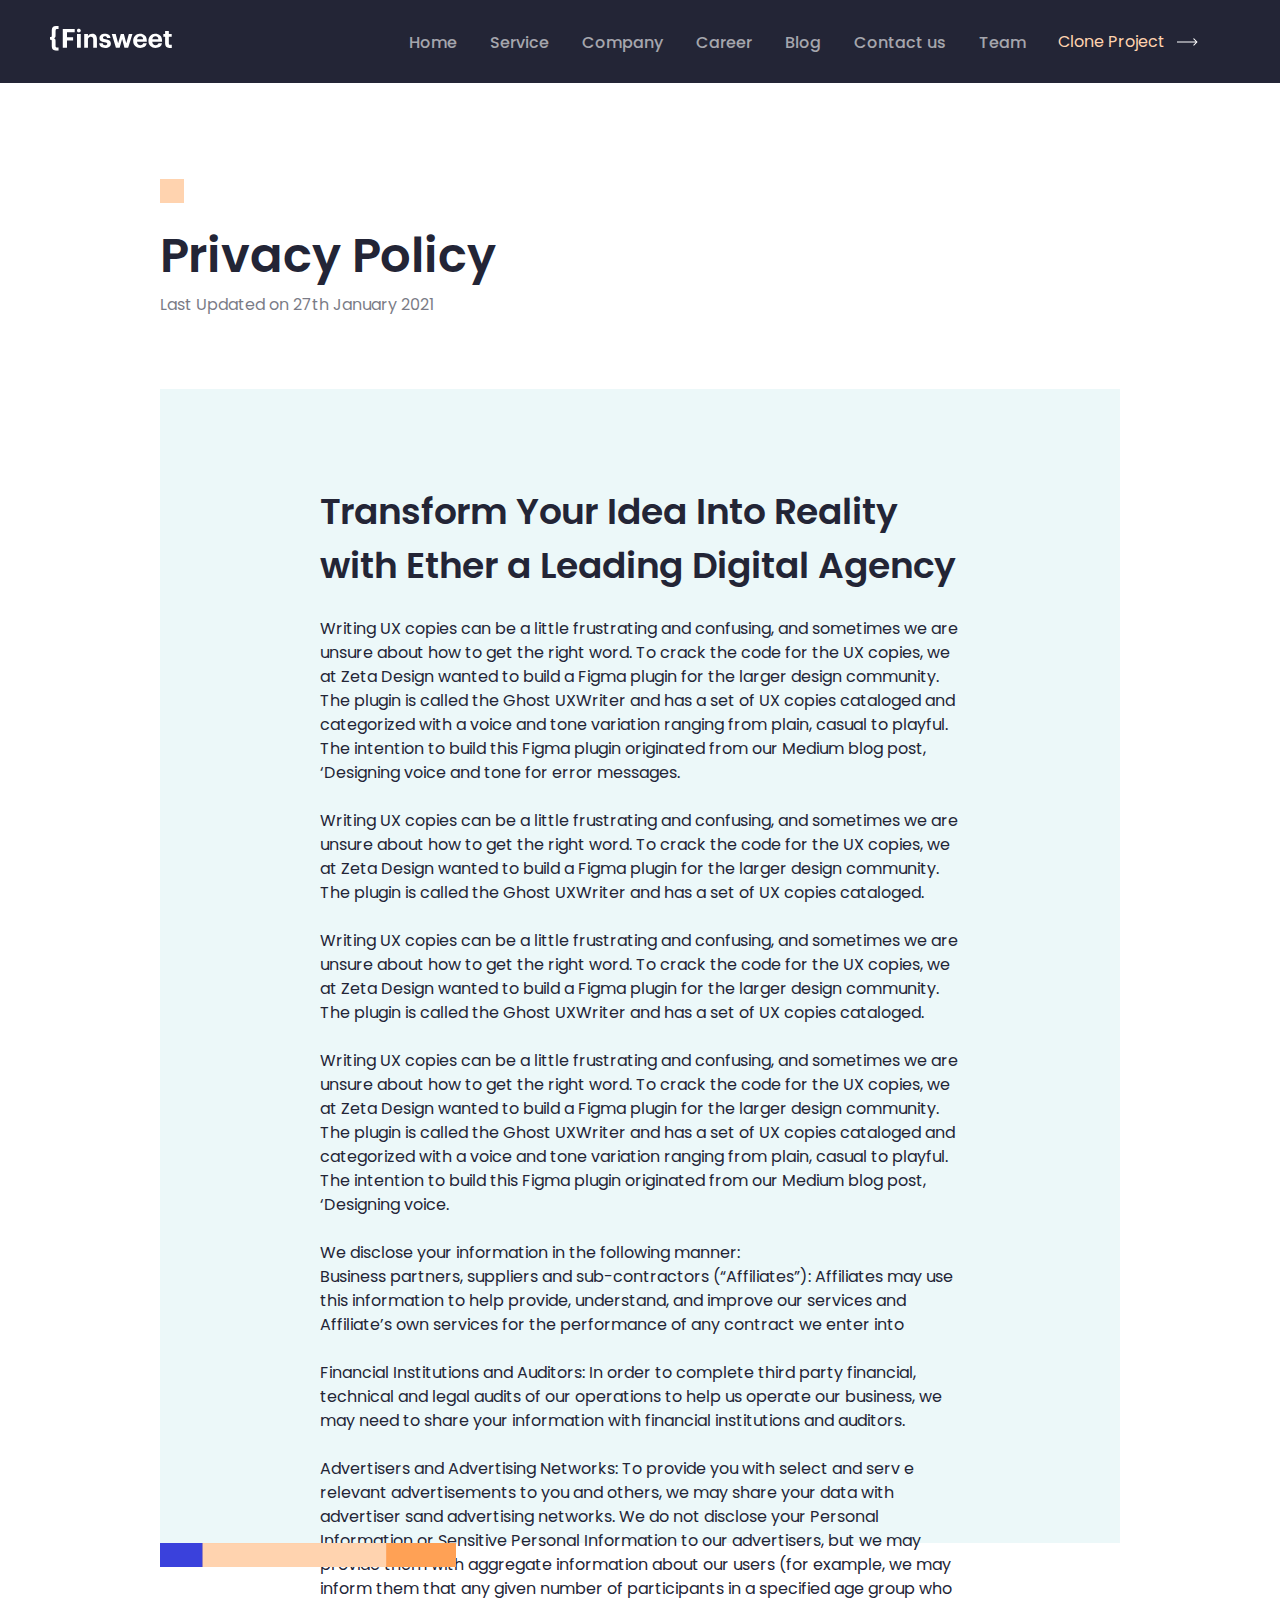
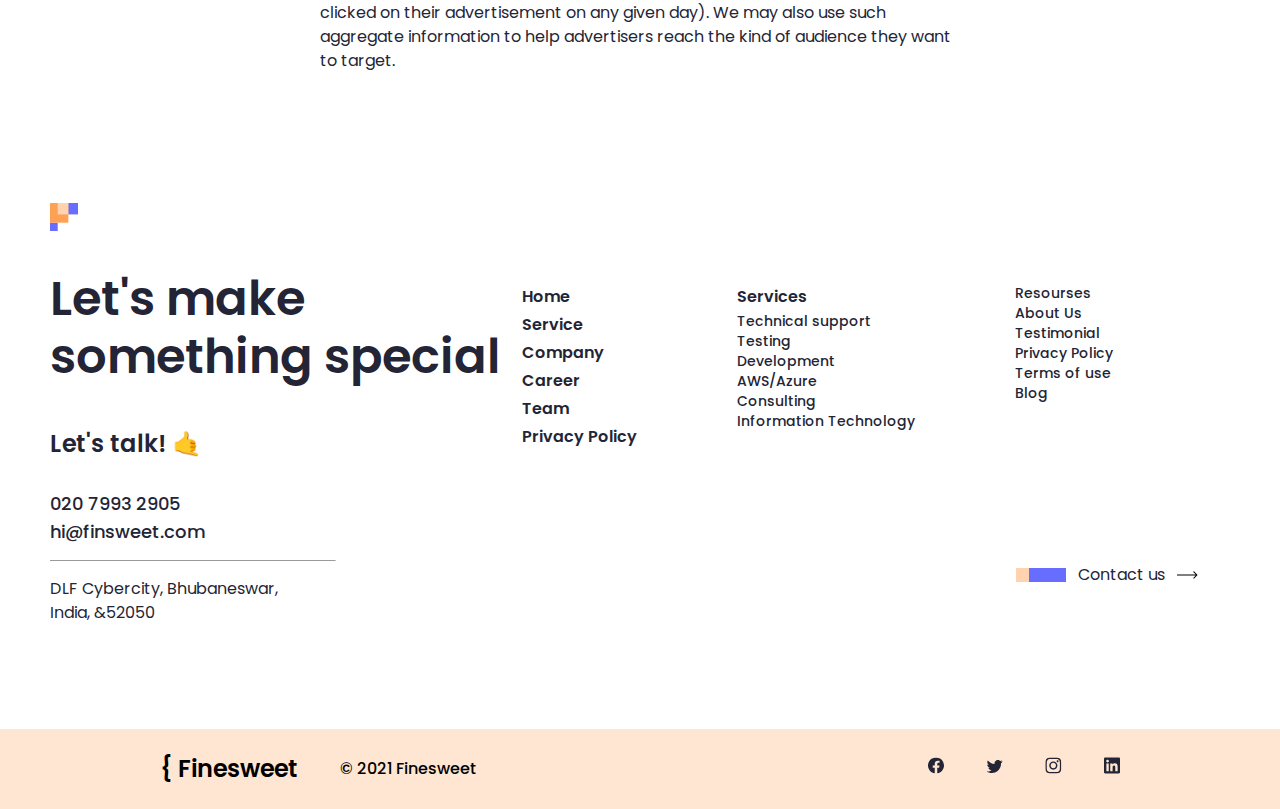
<file: pages/privacy/privacy.html>
<!DOCTYPE html>
<html lang="en">
  <head>
    <meta charset="UTF-8" />
    <meta name="viewport" content="width=device-width, initial-scale=1.0" />
    <title>Finesweet | Privacy</title>
    <!-- ICON -->
    <link rel="shortcut icon" href="./privacy.ico" type="image/x-icon" />
    <!-- STYLE -->
    <link rel="stylesheet" href="./privacy.css" />
  </head>
  <body>
    <!-- HEADER START -->
    <header class="header">
      <div class="header-container container">
        <!-- LOGO -->
        <a class="site-logo" href="../../index.html">
          <img
            class="site-logo-image"
            src="../../images/header-logo1.svg"
            alt=""
            style="width: 122; height: 25"
          />
        </a>
        <!-- NAV -->
        <nav class="sitenav">
          <ul class="sitenav-list">
            <li class="sitenav-item">
              <a class="sitenav-link" href="../../index.html">Home</a>
            </li>
            <li class="sitenav-item">
              <a class="sitenav-link" href="../services/services.html"
                >Service</a
              >
            </li>
            <li class="sitenav-item">
              <a class="sitenav-link" href="../company/company.html">Company</a>
            </li>
            <li class="sitenav-item">
              <a class="sitenav-link" href="../career/career.html">Career</a>
            </li>
            <li class="sitenav-item">
              <a class="sitenav-link" href="../blog/blog.html">Blog</a>
            </li>
            <li class="sitenav-item">
              <a class="sitenav-link" href="../contact/contact.html"
                >Contact us</a
              >
            </li>
            <li class="sitenav-item">
              <a class="sitenav-link" href="../team/team.html">Team</a>
            </li>
          </ul>
        </nav>

        <!-- NAV END -->

        <!-- HEADER BUTTON  -->
        <a class="btn header-btn" href="">
          <span class="btn-text">Clone Project</span>
          <img src="../../images/header-row-btn-white.svg" alt="" />
        </a>
      </div>
    </header>
    <!-- HEADER END -->

    <!-- MAIN START -->
    <main class="main">
      <div class="main-left">
        <img src="./shape-main-left-logo.svg" alt="" />
        <h5>Privacy Policy</h5> 
        <span class="last">Last Updated on 27th January 2021</span>
      </div>
      <div class="main-right"></div>
      <div class="eng-katta">
        <span class="eng-kattasi"
          >Transform Your Idea Into Reality with Ether a Leading Digital
          Agency</span
        >
        <p class="paragrap">
          Writing UX copies can be a little frustrating and confusing, and
          sometimes we are unsure about how to get the right word. To crack the
          code for the UX copies, we at Zeta Design wanted to build a Figma
          plugin for the larger design community. The plugin is called the Ghost
          UXWriter and has a set of UX copies cataloged and categorized with a
          voice and tone variation ranging from plain, casual to playful. The
          intention to build this Figma plugin originated from our Medium blog
          post, ‘Designing voice and tone for error messages.
        </p>

        <p>
          Writing UX copies can be a little frustrating and confusing, and
          sometimes we are unsure about how to get the right word. To crack the
          code for the UX copies, we at Zeta Design wanted to build a Figma
          plugin for the larger design community. The plugin is called the Ghost
          UXWriter and has a set of UX copies cataloged.
        </p>

        <p>
          Writing UX copies can be a little frustrating and confusing, and
          sometimes we are unsure about how to get the right word. To crack the
          code for the UX copies, we at Zeta Design wanted to build a Figma
          plugin for the larger design community. The plugin is called the Ghost
          UXWriter and has a set of UX copies cataloged.
        </p>

        <p>
          Writing UX copies can be a little frustrating and confusing, and
          sometimes we are unsure about how to get the right word. To crack the
          code for the UX copies, we at Zeta Design wanted to build a Figma
          plugin for the larger design community. The plugin is called the Ghost
          UXWriter and has a set of UX copies cataloged and categorized with a
          voice and tone variation ranging from plain, casual to playful. The
          intention to build this Figma plugin originated from our Medium blog
          post, ‘Designing voice.
        </p>

        <span class="eng-kichigi"
          >We disclose your information in the following manner:</span
        >
        <p>
          Business partners, suppliers and sub-contractors (“Affiliates”):
          Affiliates may use this information to help provide, understand, and
          improve our services and Affiliate’s own services for the performance
          of any contract we enter into <br />
          <br />
          Financial Institutions and Auditors: In order to complete third party
          financial, technical and legal audits of our operations to help us
          operate our business, we may need to share your information with
          financial institutions and auditors. <br />
          <br />
          Advertisers and Advertising Networks: To provide you with select and
          serv e relevant advertisements to you and others, we may share your
          data with advertiser sand advertising networks. We do not disclose
          your Personal Information or Sensitive Personal Information to our
          advertisers, but we may provide them with aggregate information about
          our users (for example, we may inform them that any given number of
          participants in a specified age group who clicked on their
          advertisement on any given day). We may also use such aggregate
          information to help advertisers reach the kind of audience they want
          to target.
        </p>
      </div>
      <img
        style="width: 296px; height: 24px; margin-bottom: 96px"
        src="./main-big-end-image.svg"
        alt=""
      />
    </main>
    <!-- MAIN END -->

    <!-- FOOTER START  -->
    <footer class="footer">
      <div class="top">
        <div class="footer-top-container container">
          <div class="footer-top-left">
            <img
              class="footer-top-image"
              src="../../images/shapes-btn-bg.svg"
              alt=""
            />
            <div class="footer-top-title">
              Let's make something special
              <div class="footer-top-slogan">Let's talk! 🤙</div>

              <p class="footer-top-mobile">
                <a href="tel:+020 7993 29 05">020 7993 2905</a>

              </p>

              <p class="footer-top-email">
                <a href="mailto:hi@finsweet.com">hi@finsweet.com</a>
              </p>
            </div>
            <hr class="footer-top-divider" />
            <address class="site-address">
              DLF Cybercity, Bhubaneswar, <br />
              India, &52050
            </address>
          </div>
          <div class="footer-top-right">
            <div class="footer-navs">
              <ul class="main-nav">
                <li><a href="../../index.html">Home</a></li>
                <li><a href="../services/services.html">Service</a></li>
                <li><a href="../company/company.html">Company</a></li>
                <li><a href="../career/career.html">Career </a></li>
                <li><a href="../team/team.html">Team</a></li>
                <li><a id="active" href="./privacy.html">Privacy Policy</a></li>
              </ul>
              <ul class="services-nav">
                <li
                  style="font-size: 16px; font-weight: 600; line-height: 28px"
                >
                  Services
                </li>
                <li><a href="">Technical support</a></li>
                <li><a href="">Testing</a></li>
                <li><a href="">Development</a></li>
                <li><a href="">AWS/Azure </a></li>
                <li><a href="">Consulting</a></li>
                <li><a href="">Information Technology</a></li>
              </ul>
              <ul class="resources-nav">
                <li>Resourses</li>
                <li><a href="">About Us</a></li>
                <li><a href="">Testimonial</a></li>
                <li><a href="">Privacy Policy</a></li>
                <li><a href="">Terms of use</a></li>
                <li><a href="">Blog</a></li>
              </ul>
            </div>
            <div class="footer-btn-wrapper">
              <a class="btn header-btn footer-btn" href="">
                <img src="../../images/footer-top-svg.svg" alt="" />
                <span style="color: #232536" class="btn-text">Contact us</span>
                <img src="../../images/btn-row.svg" alt="" />
              </a>
            </div>
          </div>
        </div>
      </div>
      <div class="bottom">
        <div class="footer-head-logo">
          <h2><a href="" style="color: black">&#123; Finesweet</a></h2>
          <span>&#169; 2021 Finesweet</span>
        </div>

        <div class="footer-icon">
          <a href=""><img src="../../images/negative.svg" alt="" /> </a>
          <a href=""> <img src="../../images/vector.svg" alt="" /></a>
          <a href=""><img src="../../images/instagram.svg" alt="" /> </a>
          <a href=""><img src="../../images/likeliden.svg" alt="" /> </a>
        </div>
      </div>
    </footer>
    <!-- FOOTER END -->
  </body>
</html>
</file>
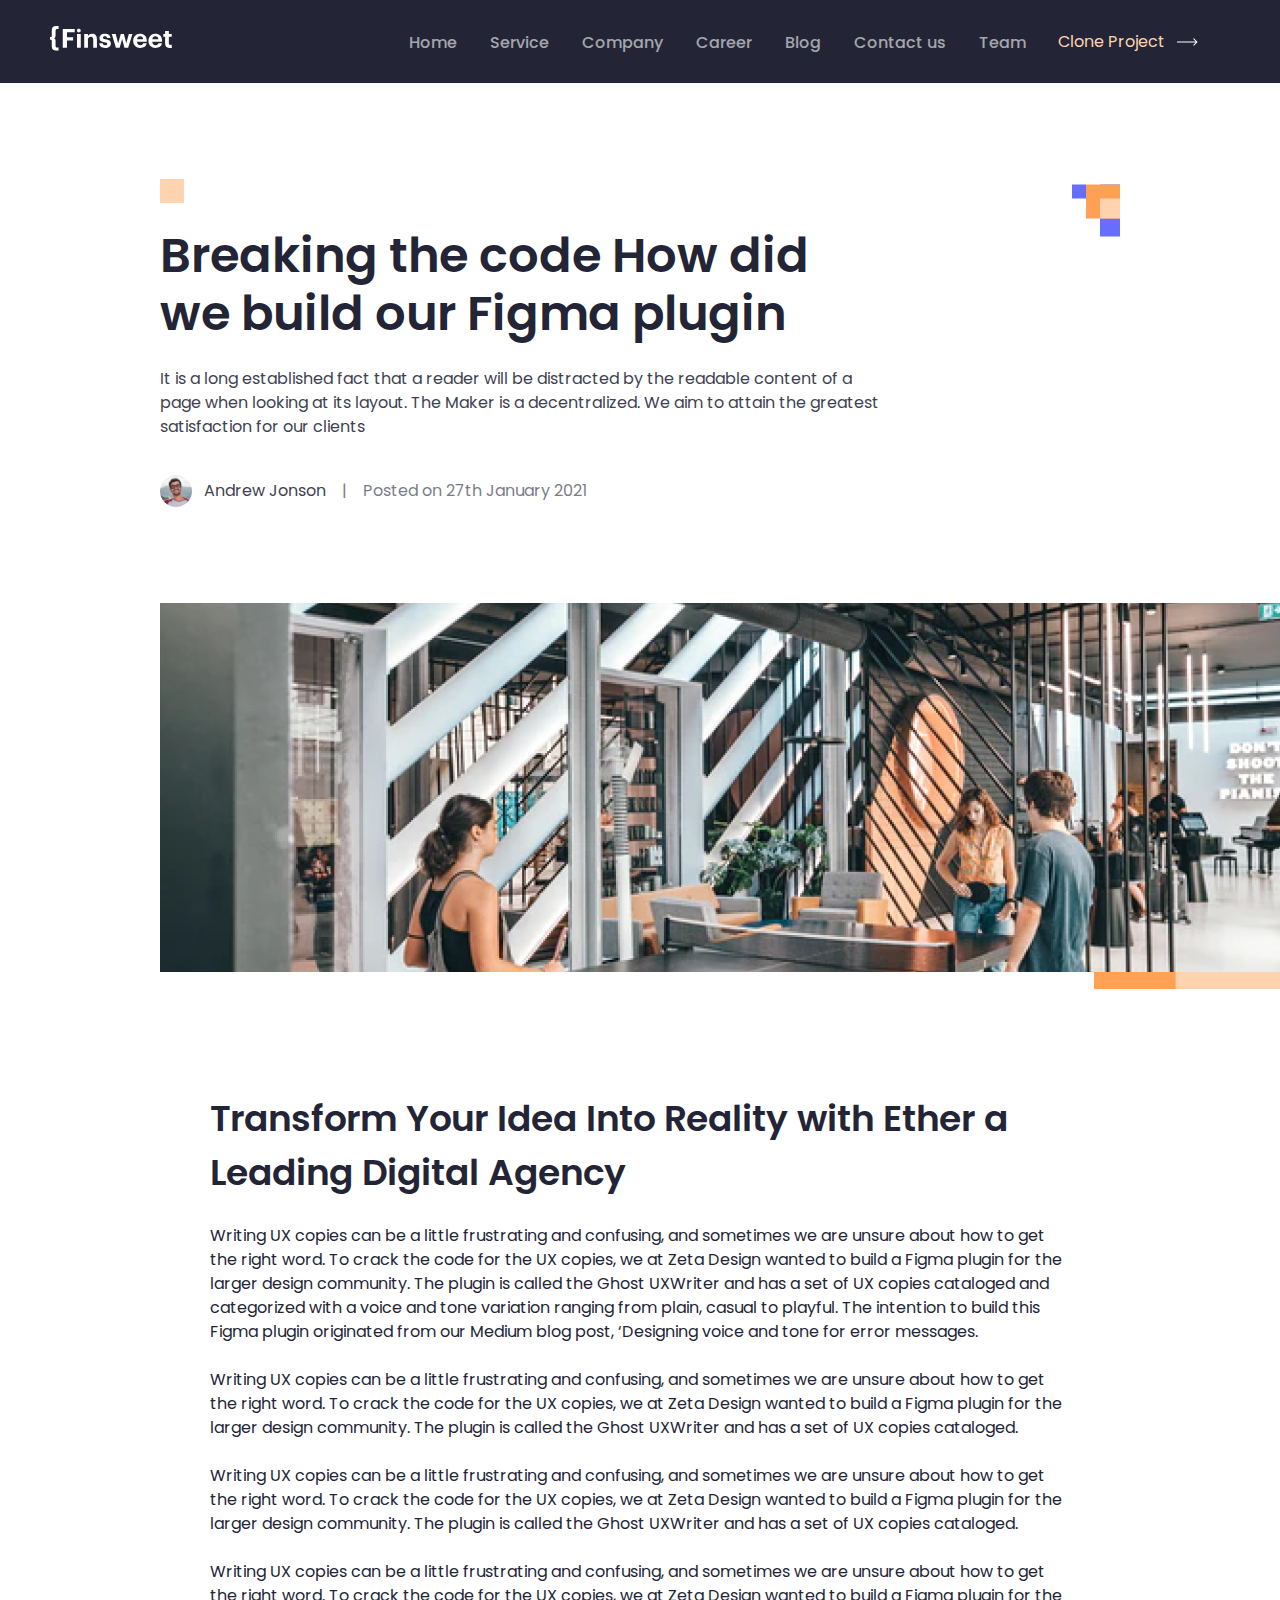
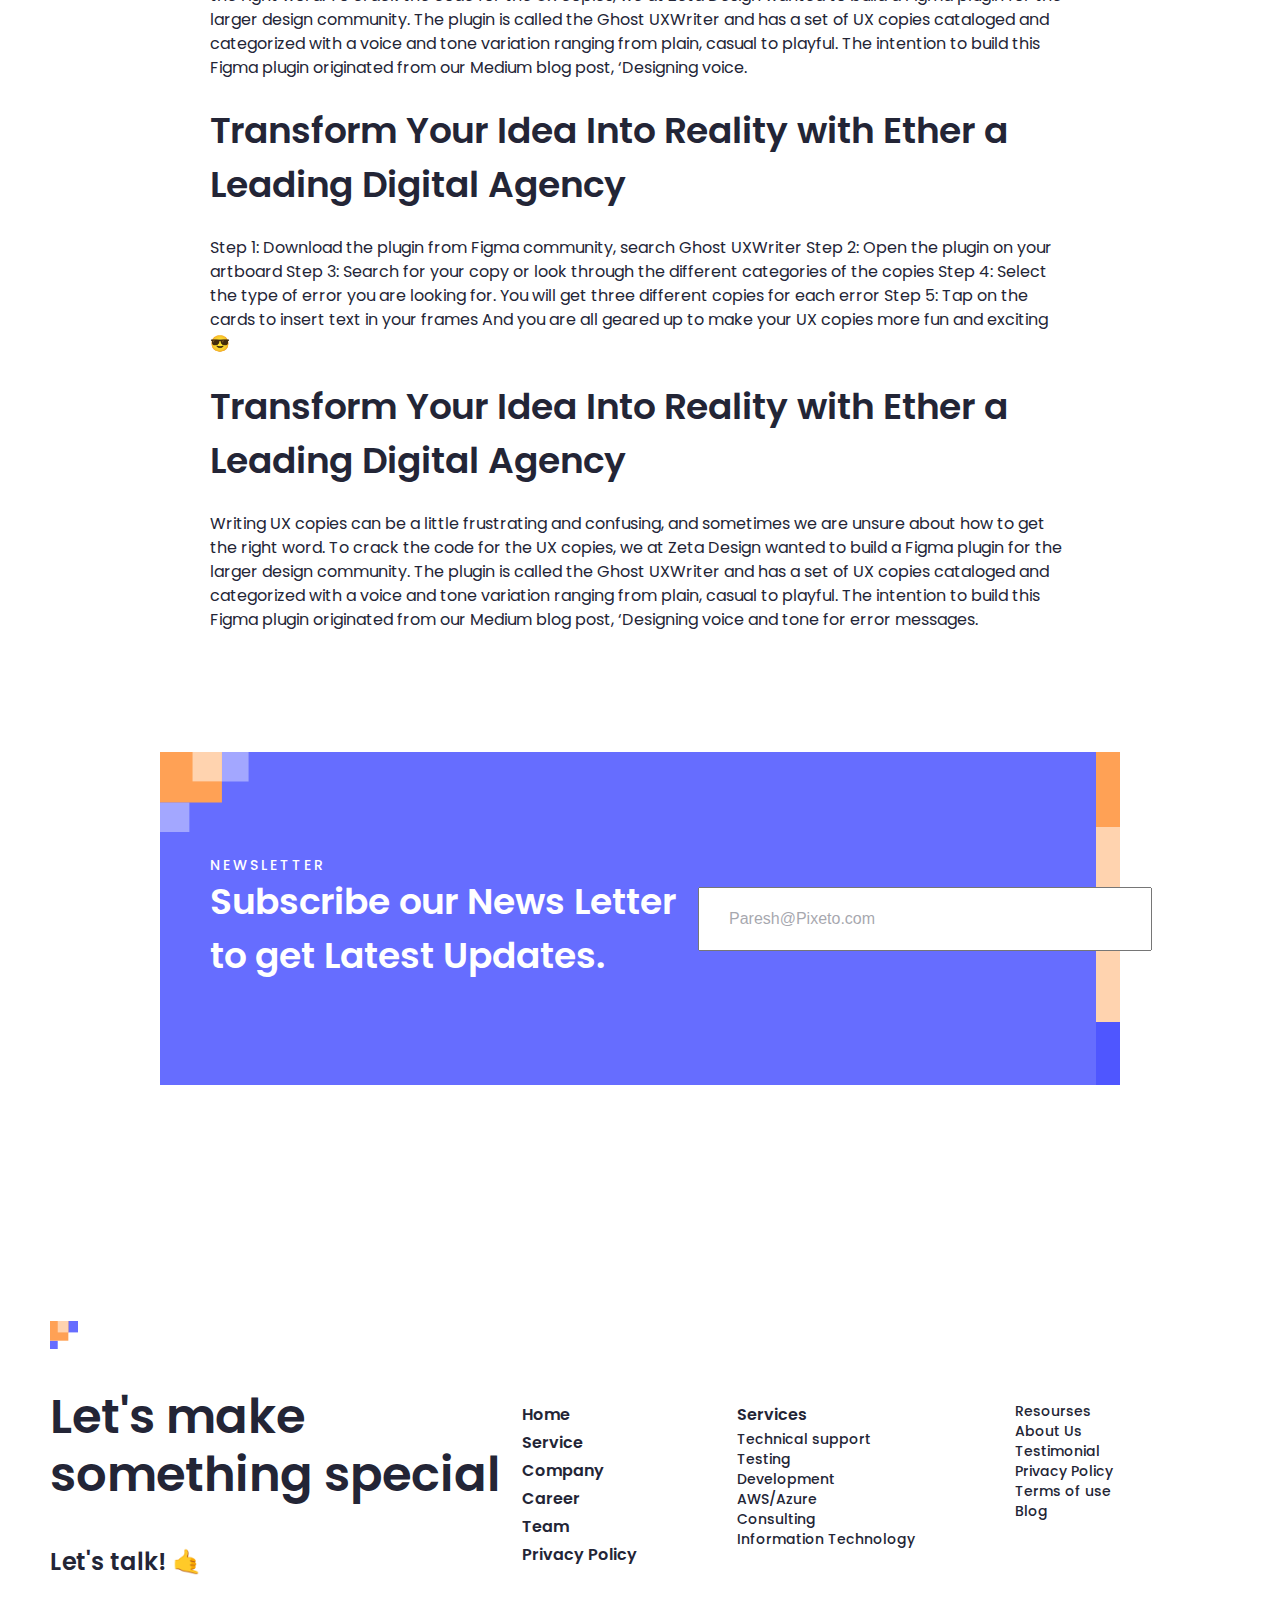
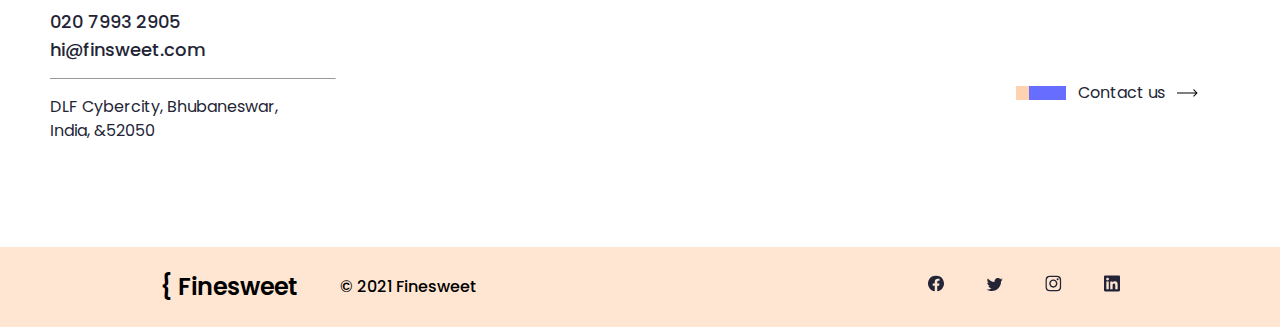
<file: pages/blog/blog-inner/blog-inner.html>
<!DOCTYPE html>
<html lang="en">
  <head>
    <meta charset="UTF-8" />
    <meta name="viewport" content="width=device-width, initial-scale=1.0" />
    <title>Finesweet | Blog Inner</title>
    <!-- ICON -->
    <link rel="shortcut icon" href="./blog-inner.png" type="image/x-icon" />
    <link rel="stylesheet" href="./blog-inner.css" />
  </head>
  <body>
    <!-- HEADER START -->
    <header class="header">
      <div class="header-container container">
        <!-- LOGO -->
        <a class="site-logo" href="../../../index.html">
          <img
            class="site-logo-image"
            src="../../../images/header-logo1.svg"
            alt=""
            style="width: 122; height: 25"
          />
        </a>
        <!-- NAV -->
        <nav class="sitenav">
          <ul class="sitenav-list">
            <li class="sitenav-item">
              <a class="sitenav-link" href="../../../index.html">Home</a>
            </li>
            <li class="sitenav-item">
              <a class="sitenav-link" href="../../services/services.html"
                >Service</a
              >
            </li>
            <li class="sitenav-item">
              <a class="sitenav-link" href="../../company/company.html"
                >Company</a
              >
            </li>
            <li class="sitenav-item">
              <a class="sitenav-link" href="../../career/career.html "
                >Career</a
              >
            </li>
            <li class="sitenav-item">
              <a class="sitenav-link" href="../blog.html">Blog</a>
            </li>
            <li class="sitenav-item">
              <a class="sitenav-link" href="../../contact/contact.html"
                >Contact us</a
              >
            </li>
            <li class="sitenav-item">
              <a class="sitenav-link" href="../../team/team.html">Team</a>
            </li>
          </ul>
        </nav>
        <!-- NAV END -->

        <!-- HEADER BUTTON  -->
        <a class="btn header-btn" href="">
          <span>Clone Project</span>
          <img src="../../../images/header-row-btn-white.svg" alt="" />
        </a>
      </div>
    </header>
    <!-- HEADER END -->

    <!-- MAIN START -->
    <main class="main">
      <sectin class="inner-sec1">
        <div class="inners">
          <img
            width="24"
            height="24"
            src="./inner-logo.svg"
            alt="Blog Inner Logo"
          />
          <h4>Breaking the code How did we build our Figma plugin</h4>
          <p>
            It is a long established fact that a reader will be distracted by
            the readable content of a page when looking at its layout. The Maker
            is a decentralized. We aim to attain the greatest satisfaction for
            our clients
          </p>

          <div class="osha">
            <img
              width="32"
              height="32"
              src="../../../images/image3.svg"
              alt="Image 3"
            />
            <div class="spans">
              <span class="spann">Andrew Jonson </span>
              <div style="opacity: 60%" class="bir">|</div>
              <span class="spannn"> Posted on 27th January 2021</span>
            </div>
          </div>
        </div>
        <img
          class="img"
          src="./inner-right-logo.svg"
          alt="Blog Inner Logo Right"
        />
      </sectin>
      <section class="inner-sec2">
        <img
          width="1280"
          height="386"
          src="./inner-big-img.jpg"
          alt="Inner Big Image"
        />
        <div class="container">
          <div class="texts">
            <h2 style="margin-top: 96px">
              Transform Your Idea Into Reality with Ether a Leading Digital
              Agency
            </h2>
            <p>
              Writing UX copies can be a little frustrating and confusing, and
              sometimes we are unsure about how to get the right word. To crack
              the code for the UX copies, we at Zeta Design wanted to build a
              Figma plugin for the larger design community. The plugin is called
              the Ghost UXWriter and has a set of UX copies cataloged and
              categorized with a voice and tone variation ranging from plain,
              casual to playful. The intention to build this Figma plugin
              originated from our Medium blog post, ‘Designing voice and tone
              for error messages.
            </p>
            <p>
              Writing UX copies can be a little frustrating and confusing, and
              sometimes we are unsure about how to get the right word. To crack
              the code for the UX copies, we at Zeta Design wanted to build a
              Figma plugin for the larger design community. The plugin is called
              the Ghost UXWriter and has a set of UX copies cataloged.
            </p>

            <p>
              Writing UX copies can be a little frustrating and confusing, and
              sometimes we are unsure about how to get the right word. To crack
              the code for the UX copies, we at Zeta Design wanted to build a
              Figma plugin for the larger design community. The plugin is called
              the Ghost UXWriter and has a set of UX copies cataloged.
            </p>

            <p>
              Writing UX copies can be a little frustrating and confusing, and
              sometimes we are unsure about how to get the right word. To crack
              the code for the UX copies, we at Zeta Design wanted to build a
              Figma plugin for the larger design community. The plugin is called
              the Ghost UXWriter and has a set of UX copies cataloged and
              categorized with a voice and tone variation ranging from plain,
              casual to playful. The intention to build this Figma plugin
              originated from our Medium blog post, ‘Designing voice.
            </p>

            <h2>
              Transform Your Idea Into Reality with Ether a Leading Digital
              Agency
            </h2>
            <p>
              Step 1: Download the plugin from Figma community, search Ghost
              UXWriter Step 2: Open the plugin on your artboard Step 3: Search
              for your copy or look through the different categories of the
              copies Step 4: Select the type of error you are looking for. You
              will get three different copies for each error Step 5: Tap on the
              cards to insert text in your frames And you are all geared up to
              make your UX copies more fun and exciting 😎
            </p>

            <h2>
              Transform Your Idea Into Reality with Ether a Leading Digital
              Agency
            </h2>

            <p>
              Writing UX copies can be a little frustrating and confusing, and
              sometimes we are unsure about how to get the right word. To crack
              the code for the UX copies, we at Zeta Design wanted to build a
              Figma plugin for the larger design community. The plugin is called
              the Ghost UXWriter and has a set of UX copies cataloged and
              categorized with a voice and tone variation ranging from plain,
              casual to playful. The intention to build this Figma plugin
              originated from our Medium blog post, ‘Designing voice and tone
              for error messages.
            </p>
          </div>
        </div>
      </section>
      <section class="sec8">
        <div class="container sec8-container">
          <div class="eng-oxirgisi">
            <span>NEWSLETTER</span>
            <h3>Subscribe our News Letter to get Latest Updates.</h3>
          </div>

          <form>
            <input
              class="input-email"
              type="email"
              placeholder="Paresh@Pixeto.com"
            />
          </form>
        </div>
      </section>
    </main>
    <!-- MAIN END -->

    <!-- FOOTER START  -->
    <footer class="footer">
      <footer class="footer">
        <div class="top">
          <div class="footer-top-container container">
            <div class="footer-top-left">
              <img
                class="footer-top-image"
                src="../../../images/shapes-btn-bg.svg"
                alt=""
              />
              <div class="footer-top-title">
                Let's make something special
                <div class="footer-top-slogan">Let's talk! 🤙</div>

                <p class="footer-top-mobile">
                  <a href="tel:+020 7993 2905">020 7993 2905</a>
                </p>

                <p class="footer-top-email">
                  <a href="mailto:hi@finsweet.com">hi@finsweet.com</a>
                </p>
              </div>
              <hr class="footer-top-divider" />
              <address class="site-address">
                DLF Cybercity, Bhubaneswar, <br />
                India, &52050
              </address>
            </div>
            <div class="footer-top-right">
              <div class="footer-navs">
                <!-- ULS -->
                <ul class="main-nav">
                  <li><a href="../../../index.html">Home</a></li>
                  <li><a href="../../services/services.html">Service</a></li>
                  <li><a href="../../company/company.html">Company</a></li>
                  <li><a href="../../career/career.html">Career </a></li>
                  <li><a href="../../team/team.html">Team</a></li>
                  <li>
                    <a href="../privacy/privacy.html">Privacy Policy</a>
                  </li>
                </ul>
                <ul class="services-nav">
                  <li
                    style="font-size: 16px; font-weight: 600; line-height: 28px"
                  >
                    Services
                  </li>
                  <li><a href="">Technical support</a></li>
                  <li><a href="">Testing</a></li>
                  <li><a href="">Development</a></li>
                  <li><a href="">AWS/Azure </a></li>
                  <li><a href="">Consulting</a></li>
                  <li><a href="">Information Technology</a></li>
                </ul>
                <ul class="resources-nav">
                  <li>Resourses</li>
                  <li><a href="">About Us</a></li>
                  <li><a href="">Testimonial</a></li>
                  <li><a href="">Privacy Policy</a></li>
                  <li><a href="">Terms of use</a></li>
                  <li><a href="">Blog</a></li>
                </ul>
              </div>
              <div class="footer-btn-wrapper">
                <a class="btn header-btn footer-btn" href="">
                  <img src="../../../images/footer-top-svg.svg" alt="" />
                  <span style="color: #232536" class="btn-text"
                    >Contact us</span
                  >
                  <img src="../../../images/btn-row.svg" alt="" />
                </a>
              </div>
            </div>
          </div>
        </div>
        <div class="bottom">
          <div class="footer-head-logo">
            <h2><a href="" style="color: black">&#123; Finesweet</a></h2>
            <span>&#169; 2021 Finesweet</span>
          </div>

          <div class="footer-icon">
            <a href=""><img src="../../../images/negative.svg" alt="" /> </a>
            <a href=""> <img src="../../../images/vector.svg" alt="" /></a>
            <a href=""><img src="../../../images/instagram.svg" alt="" /> </a>
            <a href=""><img src="../../../images/likeliden.svg" alt="" /> </a>
          </div>
        </div>
      </footer>
    </footer>
    <!-- FOOTER END -->
  </body>
</html>
</file>
<file: pages/blog/blog.css>
@import "../../css/global.css";

.sec1 {
  background-color: white;
  display: flex;
  justify-content: space-between;
  height: 100%;
}

.blog-left {
  display: flex;
  flex-direction: column;

  .tren {
    font-size: 14px;
    font-weight: 500;
    line-height: 20px;
    letter-spacing: 3px;
    opacity: 87%;
    margin: 22px 0;
  }

  h3 {
    width: 624px;
    margin-bottom: 24px;
    color: #232536;
    font-size: 48px;
    font-weight: 600;
    line-height: 58px;
  }

  p {
    font-size: 16px;
    font-weight: 400;
    line-height: 24px;
    color: #232536;
    opacity: 87%;
    width: 624px;
  }

  a {
    margin-bottom: 40px;
  }
}

.team-malumot {
  display: flex;
  align-items: center;
  gap: 12px;
  margin-bottom: 53px;
}

.blog-right {
  width: 515px;
  height: 738px;
  box-sizing: content-box;
  padding: 72px 72px;
  background-color: #ffdfc6;
  background-image: url(../../images2/blog-top-right.svg);
  background-repeat: no-repeat;
  background-position: top right;
  p {
    font-size: 24px;
    font-weight: 600;
    line-height: 36px;
    color: #232536;
  }

  .malumot {
    display: flex;
    align-items: center;
    gap: 5px;
    margin-top: 21px;

    .malumotlar {
      display: flex;
      flex-direction: column;
      p {
        color: #232536;
        opacity: 60%;
        font-size: 14px;
        font-weight: 500;
        line-height: 20px;
      }

      span {
        color: #232536;
        opacity: 87%;
        font-size: 16px;
        font-weight: 400;
        line-height: 24px;
      }
    }
  }
}

/* Section 2 */

.sec2 {
  display: flex;
  height: 100%;
  padding: 96px 160px;

  h3 {
    font-size: 48px;
    font-weight: 600;
    line-height: 58px;
    color: #232536;
    margin-bottom: 64px;
  }
}

.contents {
  display: flex;
  gap: 32px;

  width: 634px;
  height: 248px;
  background-color: #f9f9ff;
}

.information {
  margin-top: 32px;

  .infor {
    font-size: 24px;
    font-weight: 600;
    line-height: 36px;
    color: #232536;
  }

  .img-information {
    display: flex;
    align-items: center;
    gap: 5px;
    margin-top: 34px;

    .informat {
      display: flex;
      flex-direction: column;

      p {
        font-size: 16px;
        font-weight: 400;
        line-height: 24px;
        color: #232536;
        opacity: 87%;
      }
    }

    span {
      color: #232536;
      opacity: 60%;

      font-size: 14px;
      font-weight: 500;
      line-height: 20px;
    }
  }
}

.contentlar {
  display: flex;
  gap: 32px;
}

.div {
  margin-top: 32px;
  padding-bottom: 32px;
  display: flex;
  gap: 32px;
}

/* Section 3 */

.blog-3 {
  height: 100%;
  padding-top: 96px;
  padding-left: 160px;
  padding-right: 160px;
  padding-bottom: 96px;
  flex-direction: column;
  background-color: #f9f9f9;
  h2 {
    font-size: 48px;
    margin-bottom: 64px;
    font-weight: 600;
    line-height: 58px;
    color: #232536;
  }
}

.blog-posts {
  width: 405px;
  height: 592px;
  background-color: white;
  padding-left: 32px;
  .blog-aim {
    font-size: 24px;
    font-weight: 600;
    line-height: 36px;
    color: #232536;
  }

  .maa {
    font-size: 16px;
    opacity: 87%;
    color: #232536;
    font-weight: 400;
    line-height: 24px;
    margin-top: 16px;
  }

  .malumot {
    display: flex;
    gap: 12px;
    margin-top: 24px;
    .times {
      font-size: 16px;
      font-weight: 400;
      line-height: 24px;
      color: #232536;
      opacity: 87%;
    }

    .timese {
      display: flex;
      flex-direction: column;
    }
  }

  .time {
    opacity: 60%;
    font-size: 14px;
    font-weight: 500;
    line-height: 20px;
  }
}

.devoloper {
  display: flex;
  gap: 32px;
}

.the-dev {
  display: flex;
  gap: 32px;
  margin-top: 32px;
}
</file>
<file: pages/company/company.css>
@import "../../css/global.css";

.company-sec1 {
  display: flex;
  height: 100%;
}

.company-container {
  width: 100%;
  max-width: 1380px;
}

.text-and-img {
  display: flex;
  flex-direction: column;

  span {
    font-size: 14px;
    font-weight: 500;
    line-height: 20px;
    letter-spacing: 3px;
    opacity: 87%;
    margin-bottom: 20px;
    text-transform: uppercase;
  }

  img {
    margin-bottom: 61px;
    margin-top: 96px;
  }

  h2 {
    font-size: 48px;
    font-weight: 600;
    line-height: 58px;
    color: #232536;
    width: 664px;
    margin-bottom: 24px;
  }

  p {
    font-size: 16px;
    font-weight: 400;
    line-height: 24px;
    width: 719px;
    color: #232536;
    opacity: 87%;
    margin-bottom: 64px;
  }
}

.company-imgs {
  display: flex;
  gap: 12px;
}

.img-img {
  display: flex;
  justify-content: space-between;
  align-items: center;
}

/* Section 2 */

.company-sec2 {
  padding: 96px 160px;
  display: flex;
  justify-content: space-between;
  flex-direction: column;
}

.sec2-text-company {
  display: flex;
  flex-direction: column;

  span {
    font-size: 16px;
    color: #232536;
    font-weight: 600;
    line-height: 28px;
    margin-bottom: 16px;
  }

  h2 {
    font-size: 36px;
    font-weight: 600;
    line-height: 54px;
    color: #232536;
    width: 549px;
    margin-bottom: 24px;
  }

  p {
    font-size: 16px;
    color: #232536;
    opacity: 87%;
    font-weight: 400;
    line-height: 24px;
    width: 550px;
  }
}

.company-sec2-container {
  display: flex;
  width: 624px;
  height: 368px;
  background-color: rgba(255, 211, 175, 0.569);
  align-items: center;
  padding-left: 110px;
  margin-left: 106px;
  justify-content: flex-start;
  margin-left: auto;
  margin-right: auto;
}

.umumiy-ikkiga {
  display: flex;
  flex-direction: column;
  gap: 30px;
}

.ikkiga-bolingan {
  gap: 30px;
  display: flex;
}

.ikkiga {
  gap: 70px;
  display: flex;
}

.company-container-2 {
  flex-direction: row;
  max-width: 1280px;
  width: 100%;
  margin-left: auto;
  margin-right: auto;
  display: flex;
}

.footer-bottom {
  margin-top: 96px;
}

.company-sec3 {
  height: 100%;
  display: flex;
  background-color: #ecf8f9;
  padding: 178px 162px;
  justify-content: space-between;
}

.company-sec3-container {
  display: flex;
  gap: 141px;
  width: 100%;
  max-width: 1280px;
  margin-left: auto;
  margin-right: auto;
}

/* Section 4 */

.company-sec4 {
  display: flex;
  flex-direction: column;
  padding-top: 96px;
  padding-right: 160px;
  padding-left: 100px;
}

.company-container-sec4 {
  span {
    font-size: 14px;
    font-weight: 500;
    line-height: 20px;
    letter-spacing: 3px;
    color: #000;
    opacity: 87%;
    margin-bottom: 16px;
  }

  h2 {
    font-size: 36px;
    color: #232536;
    font-weight: 600;
    line-height: 54px;
    width: 701px;
    margin-bottom: 24px;
  }

  p {
    font-size: 16px;
    color: #232536;
    opacity: 60%;
    font-weight: 400;
    line-height: 24px;
    margin-bottom: 64px;
    width: 622px;
  }
}

/* Section 5 */

.company-sec5 {
  padding: 96px 160px;
}

.company-sec5-contaainer {
  display: flex;
  flex-direction: column;
  margin-left: auto;
  margin-right: auto;
  width: 100%;
  max-width: 1280px;
}

.company-sec5-text {
  display: flex;
  flex-direction: column;

  span {
    font-size: 14px;
    color: #232536;
    font-weight: 500;
    line-height: 20px;
    letter-spacing: 3px;
    margin-bottom: 16px;
  }

  h2 {
    font-size: 48px;
    color: #232536;
    font-weight: 600;
    width: 624px;
    line-height: 58px;
    margin-bottom: 24px;
  }

  p {
    font-size: 16px;
    opacity: 87%;
    font-weight: 400;
    color: #232536;
    line-height: 24px;
    width: 505px;
    margin-bottom: 64px;
  }
}

.company-sec5-images {
  height: 100%;
  width: 1293px;
  height: 640px;
  cursor: pointer;
  display: flex;
  gap: 0;

  flex-direction: column;
}

.img1 {
  display: flex;
}

#imglr {
}

.img2 {
  display: flex;

  &:hover {
    margin-right: 4px;
  }
}

/* Section 6 */
</file>
<file: pages/contact/contact.css>
@import "../../css/global.css";
</file>
<file: pages/privacy/privacy.css>
@import "../../css/global.css";
.main {
  display: flex;
  justify-content: space-between;
  padding-top: 96px;
  padding-left: 160px;
  padding-right: 160px;
  flex-direction: column;
}

.main-left {
  display: flex;
  flex-direction: column;
}

.main-left > img {
  width: 24px;
  height: 24px;
  margin-bottom: 24px;
}

.main-left > .last {
  opacity: 0.6;
  font-size: 16px;
  font-weight: 400;
  line-height: 24px;
  margin-bottom: 72px;
}

.main-left h5 {
  margin-bottom: 8px;
  font-size: 48px;
  font-weight: 600;
  color: #232536;
  line-height: 58px;
}

.eng-katta {
  height: 1154px;
  background-color: #ecf8f9;
  padding: 96px 160px;
}

.eng-katta > .eng-kattasi {
  font-size: 36px;
  font-weight: 600;
  line-height: 54px;
  color: #232536;
  padding-bottom: 24px;
  width: 840px;
}

.eng-katta > p {
  margin-bottom: 24px;
}

.paragrap {
  margin-top: 24px;
}
</file>
<file: pages/blog/blog-inner/blog-inner.css>
@import "../../../css/global.css";

.inner-sec1 {
  display: flex;
  justify-content: space-between;
  padding: 96px 160px;

  .img {
    margin-top: -265px;
  }
}

.inners {
  display: flex;
  flex-direction: column;

  h4 {
    color: #232536;
    font-size: 48px;
    font-weight: 600;
    line-height: 58px;
    width: 729px;
    margin-top: 24px;
  }

  p {
    color: #232536;
    opacity: 87%;
    margin-top: 24px;
    width: 719px;
    font-size: 16px;
    font-weight: 400;
    line-height: 24px;
  }
}

.osha {
  display: flex;
  align-items: center;
  gap: 12px;
  margin-top: 36px;
}

.spans {
  display: flex;
  gap: 16px;
}

.spann {
  font-size: 16px;
  color: #232536;
  opacity: 87%;
  font-weight: 400;
  line-height: 24px;
}

.spannn {
  font-size: 16px;
  color: #232536;
  opacity: 60%;
  font-weight: 400;
  line-height: 24px;
}

/* Section 2 */

.inner-sec2 {
  padding: 0 160px;
}

.texts {
  display: flex;
  flex-direction: column;

  h2 {
    font-size: 36px;
    font-weight: 600;
    line-height: 54px;
    color: #232536;
    margin-bottom: 24px;
    width: 842px;
  }

  p {
    font-size: 16px;
    color: #232536;
    font-weight: 400;
    line-height: 24px;
    margin-bottom: 24px;
  }
}
</file>
